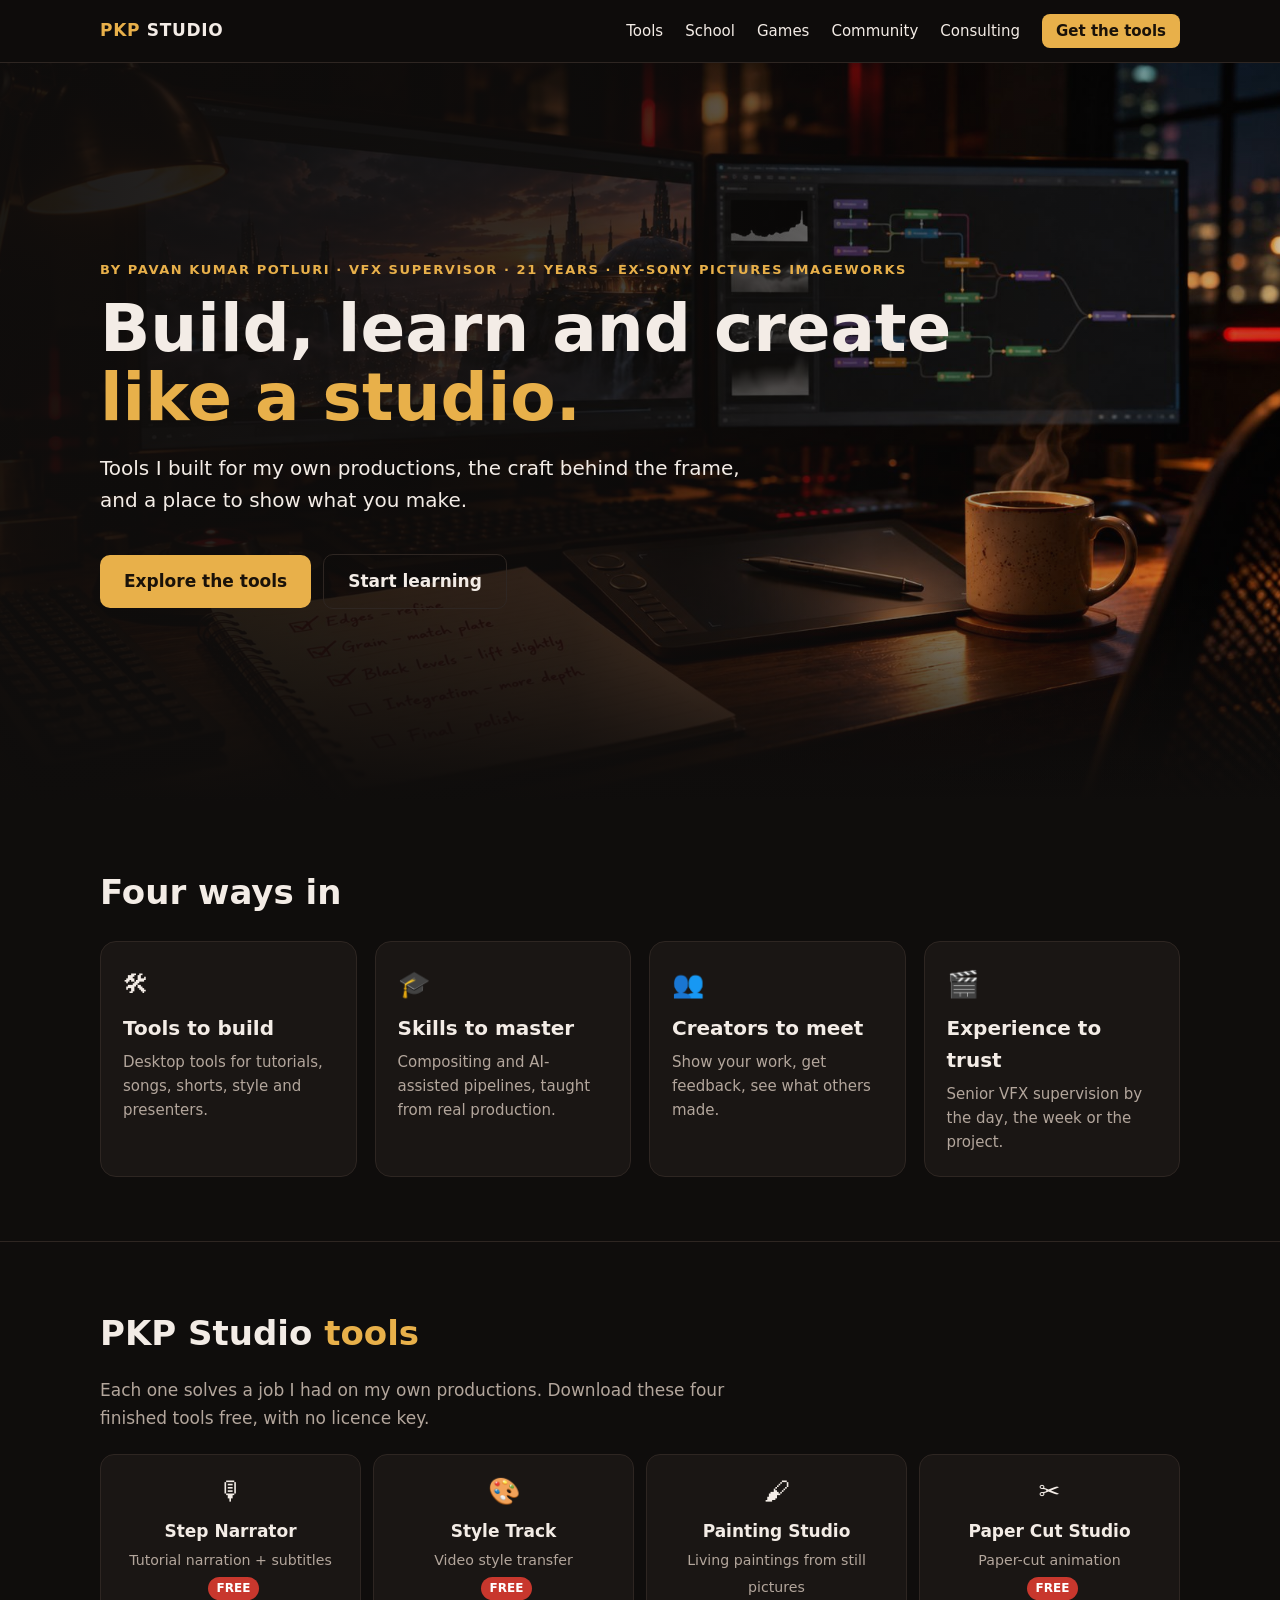
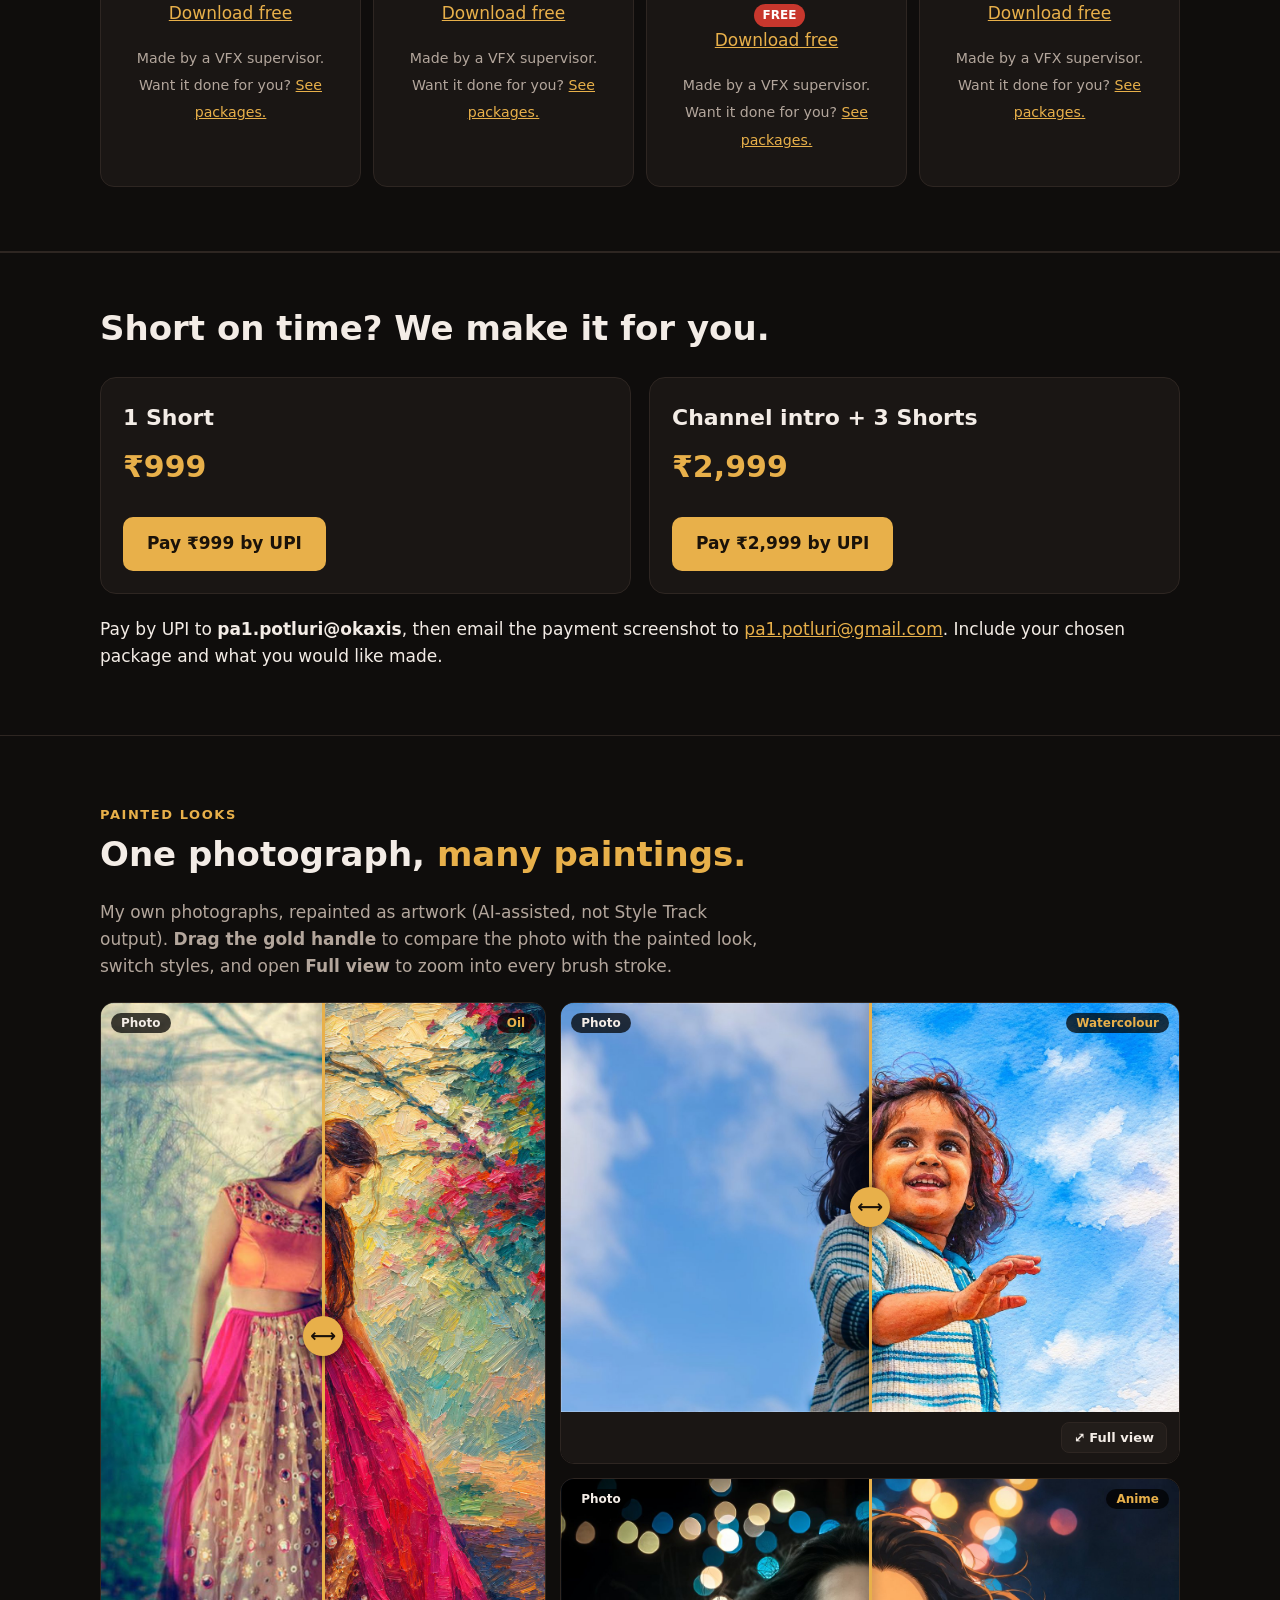
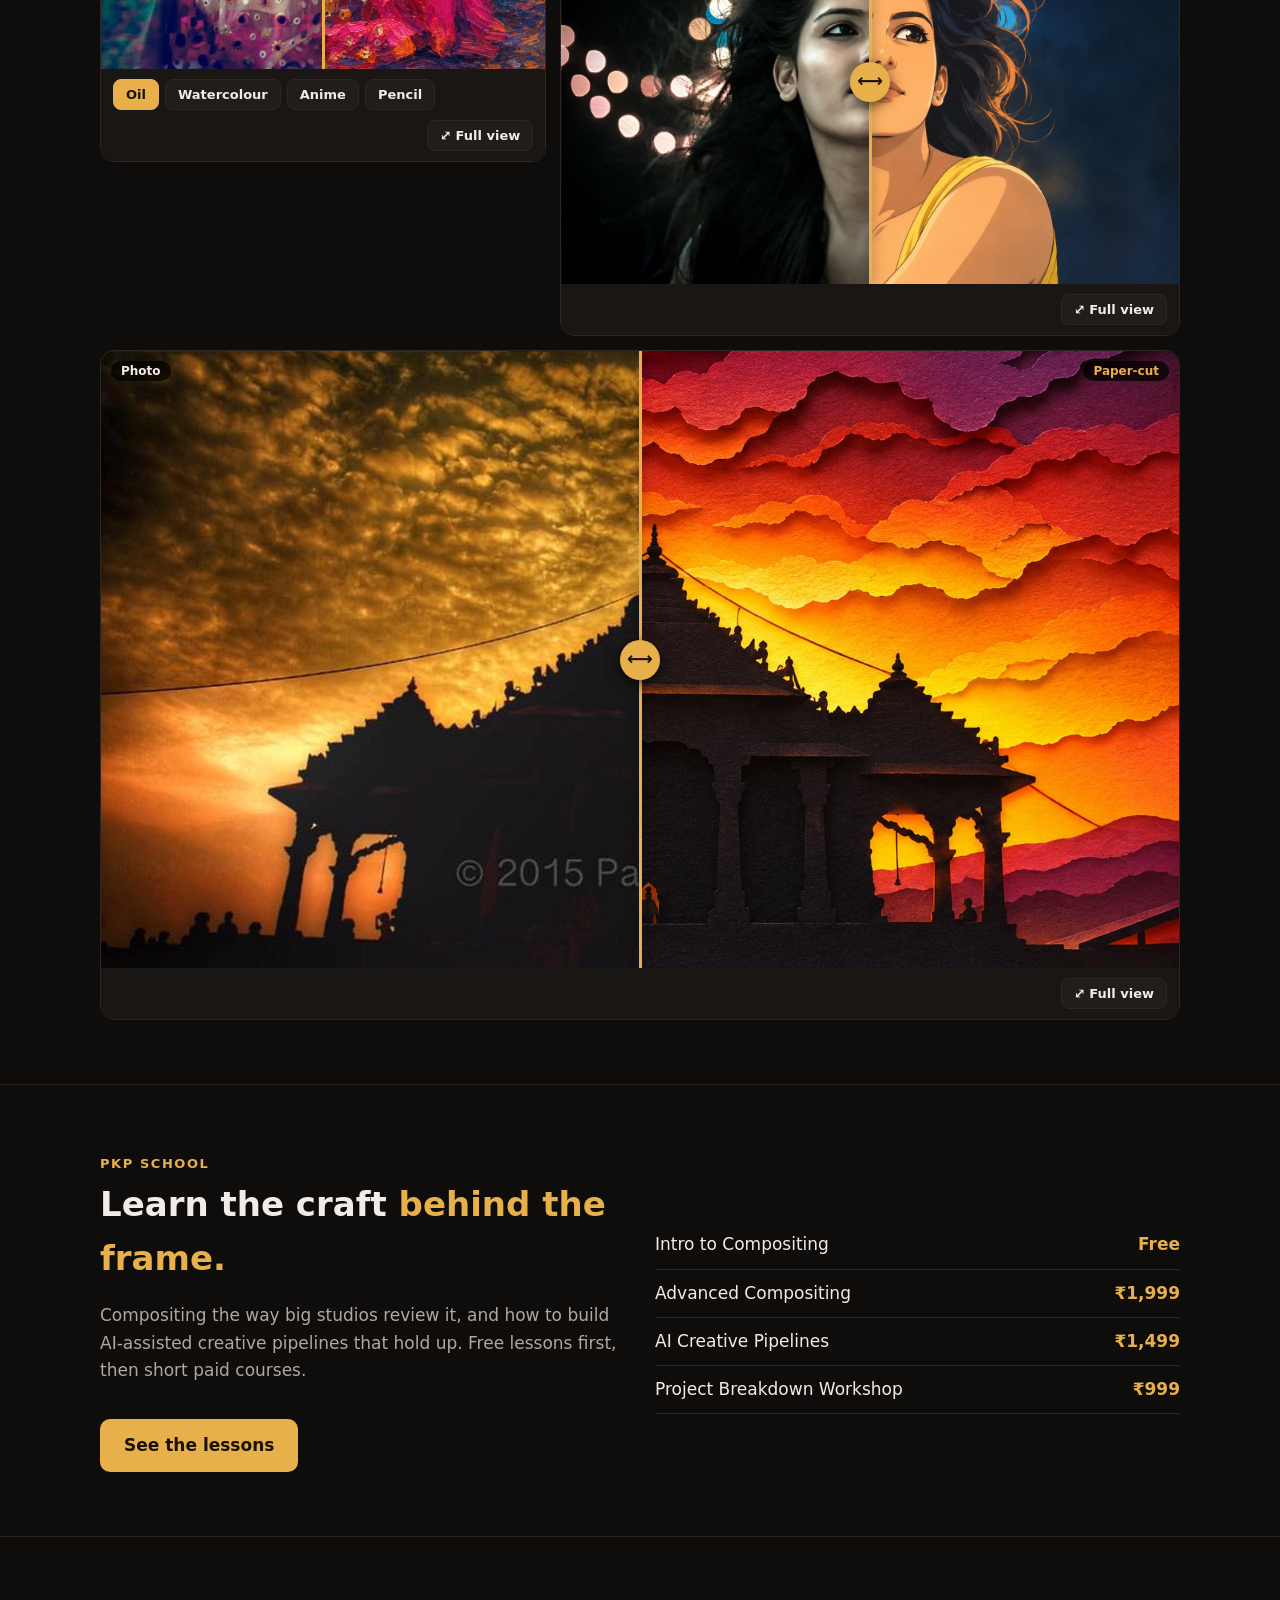
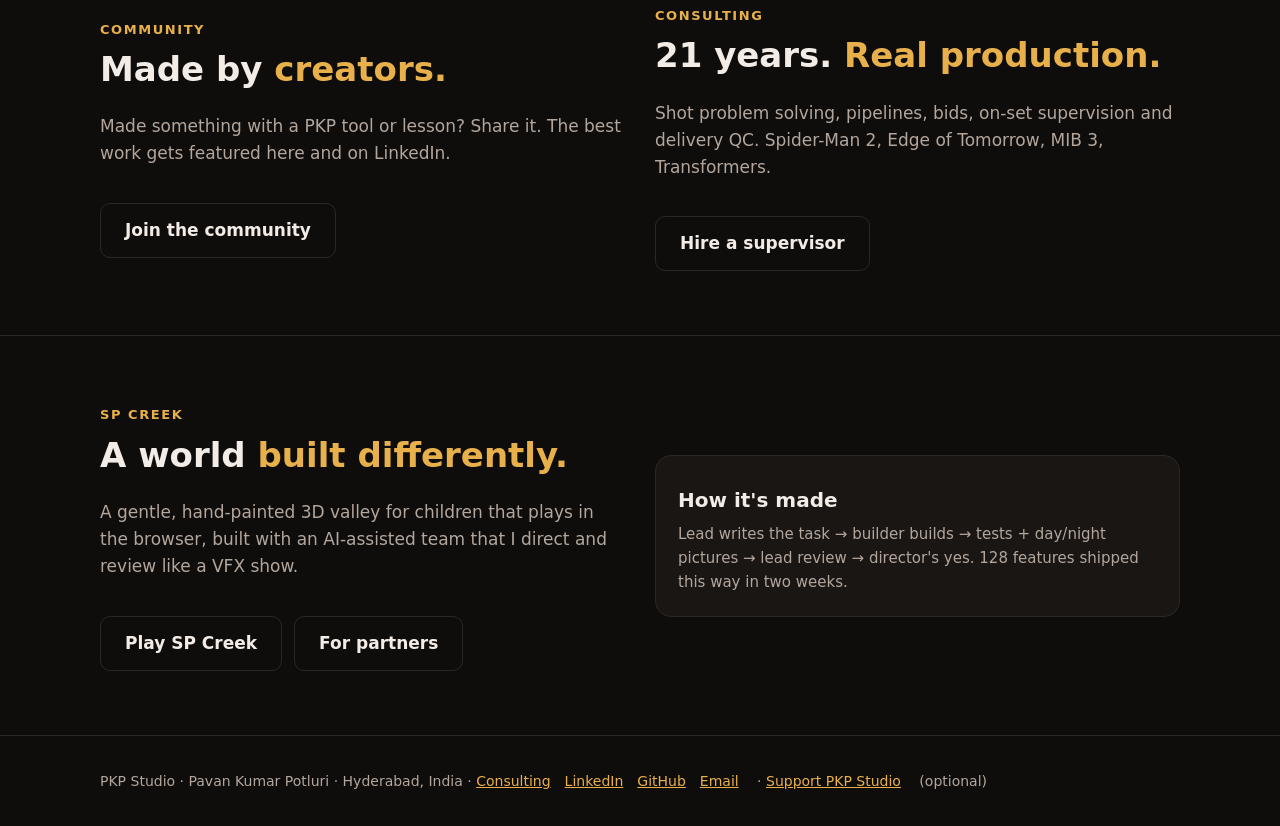
<file: index.html>
<!doctype html>
<html lang="en">
<head>
<meta charset="utf-8">
<meta name="viewport" content="width=device-width, initial-scale=1">
<title>PKP Studio | Tools, School and VFX Consulting by Pavan Kumar Potluri</title>
<meta name="description" content="Production tools, practical VFX and AI-pipeline lessons, a creator community and senior VFX consulting from a 21-year VFX Supervisor (ex-Sony Pictures Imageworks).">
<meta property="og:title" content="PKP Studio: build, learn, create">
<meta property="og:image" content="https://pa1potluri.github.io/img/hero.jpg">
<meta property="og:url" content="https://pa1potluri.github.io/">
<meta property="og:type" content="website">
<meta property="og:description" content="VFX consulting, creator tools, PKP School courses and photography by Pavan Kumar Potluri, 21 years in film VFX.">
<link rel="stylesheet" href="site.css?v=2">
<link rel="stylesheet" href="compare.css?v=2">
<link rel="stylesheet" href="packages.css">
</head>
<body>
<nav><div class="wrap"><a class="brand" href="./"><span>PKP</span> STUDIO</a>
<div class="links"><a href="tools/">Tools</a><a href="school/">School</a><a href="games/">Games</a><a href="community/">Community</a><a href="consulting/">Consulting</a><a class="cta" href="tools/">Get the tools</a></div></div></nav>

<header class="hero"><div class="wrap">
  <span class="tag">by Pavan Kumar Potluri · VFX Supervisor · 21 years · Ex-Sony Pictures Imageworks</span>
  <h1>Build, learn and create<br><em>like a studio.</em></h1>
  <p class="sub" style="font-size:20px;color:var(--text)">Tools I built for my own productions, the craft behind the frame, and a place to show what you make.</p>
  <a class="btn" href="tools/">Explore the tools</a><a class="btn ghost" href="school/">Start learning</a>
</div></header>

<section><div class="wrap">
  <h2>Four ways in</h2>
  <div class="grid">
    <a class="card" href="tools/"><div class="icon">🛠</div><h3>Tools to build</h3><p>Desktop tools for tutorials, songs, shorts, style and presenters.</p></a>
    <a class="card" href="school/"><div class="icon">🎓</div><h3>Skills to master</h3><p>Compositing and AI-assisted pipelines, taught from real production.</p></a>
    <a class="card" href="community/"><div class="icon">👥</div><h3>Creators to meet</h3><p>Show your work, get feedback, see what others made.</p></a>
    <a class="card" href="consulting/"><div class="icon">🎬</div><h3>Experience to trust</h3><p>Senior VFX supervision by the day, the week or the project.</p></a>
  </div>
</div></section>

<section><div class="wrap">
  <h2>PKP Studio <em>tools</em></h2>
  <p class="sub">Each one solves a job I had on my own productions. Download these four finished tools free, with no licence key.</p>
  <div class="tiles">
    <div class="tile"><div class="icon">🎙</div><b>Step Narrator</b><small>Tutorial narration + subtitles</small><br><span class="pill free">FREE</span><br><a href="tools/#step-narrator">Download free</a><p><small>Made by a VFX supervisor. Want it done for you? <a href="#packages">See packages.</a></small></p></div>
    <div class="tile"><div class="icon">🎨</div><b>Style Track</b><small>Video style transfer</small><br><span class="pill free">FREE</span><br><a href="tools/#style-track">Download free</a><p><small>Made by a VFX supervisor. Want it done for you? <a href="#packages">See packages.</a></small></p></div>
    <div class="tile"><div class="icon">🖌</div><b>Painting Studio</b><small>Living paintings from still pictures</small><br><span class="pill free">FREE</span><br><a href="tools/#painting-studio">Download free</a><p><small>Made by a VFX supervisor. Want it done for you? <a href="#packages">See packages.</a></small></p></div>
    <div class="tile"><div class="icon">✂️</div><b>Paper Cut Studio</b><small>Paper-cut animation</small><br><span class="pill free">FREE</span><br><a href="tools/#paper-cut-studio">Download free</a><p><small>Made by a VFX supervisor. Want it done for you? <a href="#packages">See packages.</a></small></p></div>
  </div>
</div></section>

<section id="packages" class="packages"><div class="wrap">
  <h2>Short on time? We make it for you.</h2>
  <div class="package-grid">
    <div class="package-card"><h3>1 Short</h3><p class="package-price">₹999</p><a class="btn" href="upi://pay?pa=pa1.potluri@okaxis&amp;pn=Pavan%20Potluri&amp;cu=INR&amp;am=999&amp;tn=1%20Short">Pay ₹999 by UPI</a></div>
    <div class="package-card"><h3>Channel intro + 3 Shorts</h3><p class="package-price">₹2,999</p><a class="btn" href="upi://pay?pa=pa1.potluri@okaxis&amp;pn=Pavan%20Potluri&amp;cu=INR&amp;am=2999&amp;tn=Channel%20intro%20%2B%203%20Shorts">Pay ₹2,999 by UPI</a></div>
  </div>
  <p>Pay by UPI to <b>pa1.potluri@okaxis</b>, then email the payment screenshot to <a href="mailto:pa1.potluri@gmail.com?subject=PKP%20Studio%20video%20package">pa1.potluri@gmail.com</a>. Include your chosen package and what you would like made.</p>
</div></section>

<section id="made"><div class="wrap">
  <span class="tag">Painted looks</span>
  <h2>One photograph, <em>many paintings.</em></h2>
  <p class="sub">My own photographs, repainted as artwork (AI-assisted, not Style Track output). <b>Drag the gold handle</b> to compare the photo with the painted look, switch styles, and open <b>Full view</b> to zoom into every brush stroke.</p>
  <div class="cmp-grid">
    <figure class="compare cmp-tall" data-before="img/pairs/p32_photo.jpg"
      data-after='{"Oil":"img/pairs/p32_oil.jpg","Watercolour":"img/pairs/p32_watercolor.jpg","Anime":"img/pairs/p32_anime.jpg","Pencil":"img/pairs/p32_sketch.jpg"}'
      data-caption="Garden portrait · photograph by Pavan Kumar Potluri"></figure>
    <div class="cmp-col">
      <figure class="compare" data-before="img/pairs/p21_photo.jpg" data-after='{"Watercolour":"img/pairs/p21_watercolor.jpg"}' data-caption="Blue sky · photograph by Pavan Kumar Potluri"></figure>
      <figure class="compare" data-before="img/pairs/p4_photo.jpg" data-after='{"Anime":"img/pairs/p4_anime.jpg"}' data-caption="City lights · photograph by Pavan Kumar Potluri"></figure>
    </div>
  </div>
  <figure class="compare" style="margin-top:14px" data-before="img/pairs/p31_photo.jpg" data-after='{"Paper-cut":"img/pairs/p31_papercut.jpg"}' data-caption="Temple at sunset · photograph by Pavan Kumar Potluri"></figure>
</div></section>

<section><div class="wrap split">
  <div>
    <span class="tag">PKP School</span>
    <h2>Learn the craft <em>behind the frame.</em></h2>
    <p class="sub">Compositing the way big studios review it, and how to build AI-assisted creative pipelines that hold up. Free lessons first, then short paid courses.</p>
    <a class="btn" href="school/">See the lessons</a>
  </div>
  <ul class="list">
    <li>Intro to Compositing <b class="price">Free</b></li>
    <li>Advanced Compositing <b class="price">₹1,999</b></li>
    <li>AI Creative Pipelines <b class="price">₹1,499</b></li>
    <li>Project Breakdown Workshop <b class="price">₹999</b></li>
  </ul>
</div></section>

<section><div class="wrap split">
  <div>
    <span class="tag">Community</span>
    <h2>Made by <em>creators.</em></h2>
    <p class="sub">Made something with a PKP tool or lesson? Share it. The best work gets featured here and on LinkedIn.</p>
    <a class="btn ghost" href="community/">Join the community</a>
  </div>
  <div>
    <span class="tag">Consulting</span>
    <h2>21 years. <em>Real production.</em></h2>
    <p class="sub">Shot problem solving, pipelines, bids, on-set supervision and delivery QC. Spider-Man 2, Edge of Tomorrow, MIB 3, Transformers.</p>
    <a class="btn ghost" href="consulting/">Hire a supervisor</a>
  </div>
</div></section>

<section><div class="wrap split">
  <div>
    <span class="tag">SP Creek</span>
    <h2>A world <em>built differently.</em></h2>
    <p class="sub">A gentle, hand-painted 3D valley for children that plays in the browser, built with an AI-assisted team that I direct and review like a VFX show.</p>
    <a class="btn ghost" href="https://pa1potluri.github.io/SP-Creek/" target="_blank" rel="noopener">Play SP Creek</a><a class="btn ghost" href="games/">For partners</a>
  </div>
  <div class="card"><h3>How it's made</h3><p>Lead writes the task → builder builds → tests + day/night pictures → lead review → director's yes. 128 features shipped this way in two weeks.</p></div>
</div></section>

<footer><div class="wrap">PKP Studio · Pavan Kumar Potluri · Hyderabad, India ·
<a href="consulting/">Consulting</a><a href="https://www.linkedin.com/in/pavanpotluri" target="_blank" rel="noopener">LinkedIn</a><a href="https://github.com/pa1potluri" target="_blank" rel="noopener">GitHub</a><a href="mailto:pa1.potluri@gmail.com">Email</a> · <a href="upi://pay?pa=pa1.potluri@okaxis&amp;pn=Pavan%20Potluri&amp;cu=INR&amp;tn=Support%20PKP%20Studio">Support PKP Studio</a> (optional)</div></footer>
<script src="compare.js?v=2"></script>
</body>
</html>
</file>
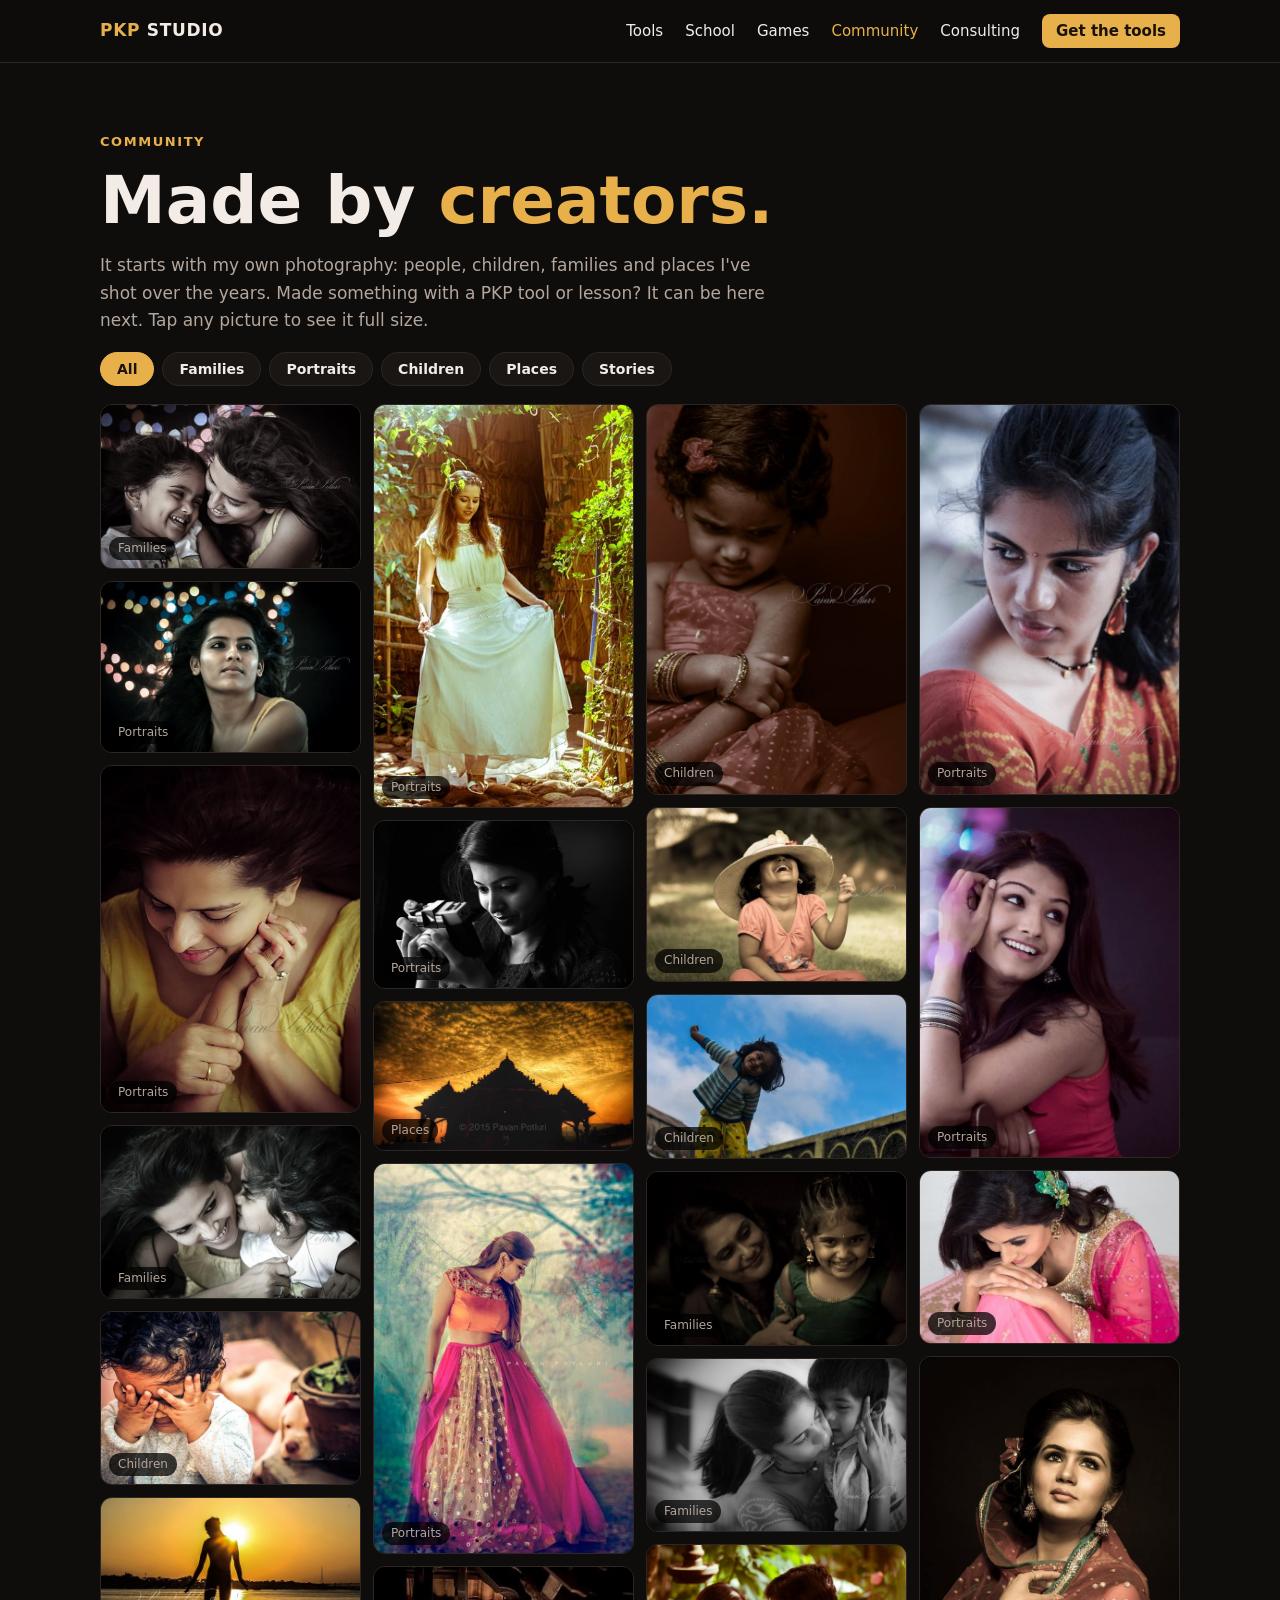
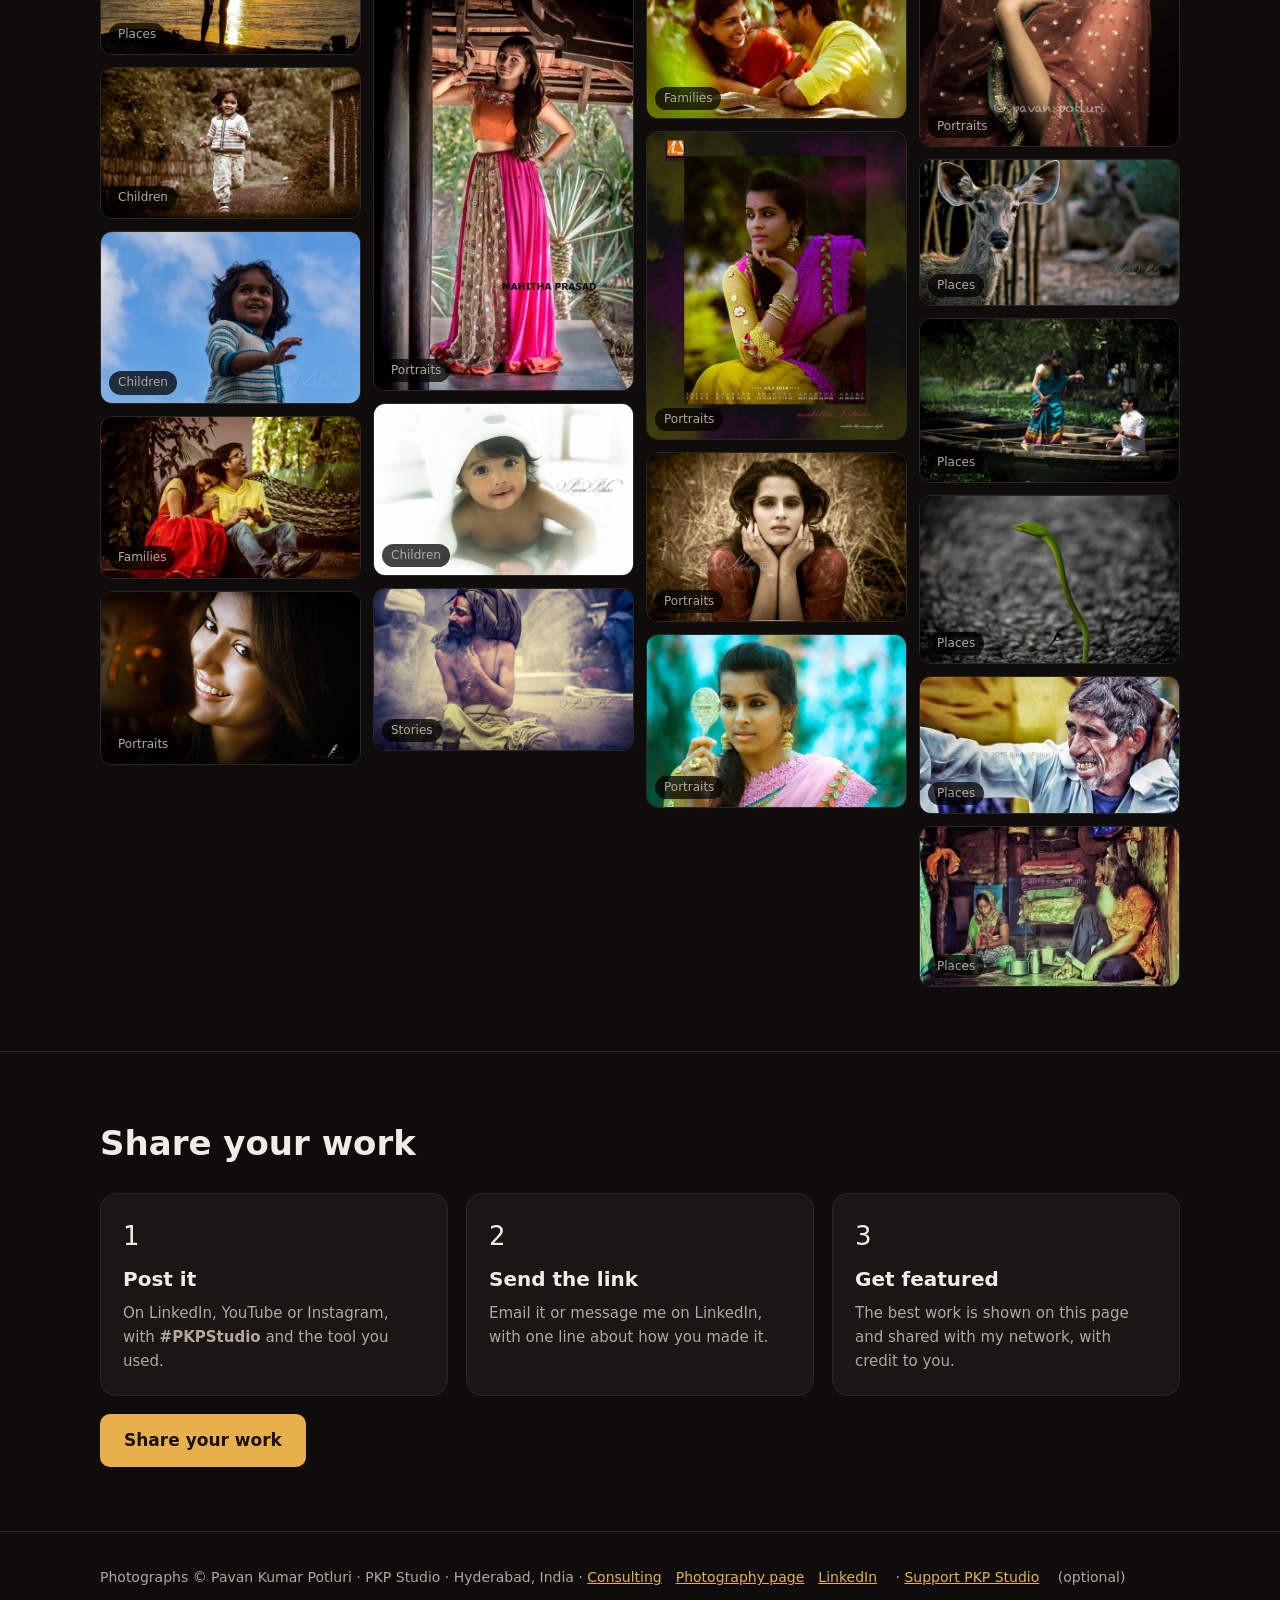
<file: community/index.html>
<!doctype html><html lang="en"><head><meta charset="utf-8"><meta name="viewport" content="width=device-width, initial-scale=1">
<title>PKP Studio Community | Made by creators</title>
<meta property="og:title" content="Photography by Pavan Kumar Potluri">
<meta property="og:description" content="Portraits, children, families and places, plus work by creators using PKP Studio.">
<meta property="og:image" content="https://pa1potluri.github.io/img/community/g122.jpg">
<meta property="og:url" content="https://pa1potluri.github.io/community/">
<meta property="og:type" content="website">
<meta name="twitter:card" content="summary_large_image">
<meta name="description" content="Photography by Pavan Kumar Potluri, and work by creators using PKP Studio tools and lessons.">
<link rel="stylesheet" href="../site.css?v=2">
<style>
.chips{display:flex;flex-wrap:wrap;gap:8px;margin:18px 0}
.chips button{font:700 14px system-ui,sans-serif;padding:8px 16px;border-radius:99px;border:1px solid var(--line);background:var(--card);color:var(--text);cursor:pointer}
.chips button.on{background:var(--gold);color:#1a1209;border-color:var(--gold)}
.masonry{columns:4 260px;column-gap:12px}
.masonry a{display:block;margin:0 0 12px;break-inside:avoid;border-radius:12px;overflow:hidden;border:1px solid var(--line);position:relative}
.masonry img{width:100%;display:block;transition:transform .4s}.masonry a:hover img{transform:scale(1.04)}
.masonry a span{position:absolute;left:8px;bottom:8px;padding:2px 9px;border-radius:99px;background:#000b;color:var(--muted);font-size:12px}
.lb{position:fixed;inset:0;z-index:50;background:#0a0908f2;display:none;align-items:center;justify-content:center}
.lb.on{display:flex}.lb img{max-width:calc(100vw - 120px);max-height:calc(100vh - 80px);border-radius:8px;box-shadow:0 10px 40px #000}
.lb button{position:absolute;border:0;background:#221d1a;color:var(--text);width:46px;height:46px;border-radius:50%;font-size:20px;cursor:pointer}
.lb .x{top:12px;right:14px}.lb .p{left:14px;top:50%}.lb .n{right:14px;top:50%}
.lb .c{position:absolute;bottom:12px;color:var(--muted);font-size:14px}
@media(max-width:600px){.lb img{max-width:calc(100vw - 20px)}.lb .p,.lb .n{top:auto;bottom:40px}}
</style></head><body>
<nav><div class="wrap"><a class="brand" href="../"><span>PKP</span> STUDIO</a>
<div class="links"><a href="../tools/">Tools</a><a href="../school/">School</a><a href="../games/">Games</a><a href="../community/" class="on">Community</a><a href="../consulting/">Consulting</a><a class="cta" href="../tools/">Get the tools</a></div></div></nav>

<section><div class="wrap">
  <span class="tag">Community</span>
  <h1>Made by <em>creators.</em></h1>
  <p class="sub">It starts with my own photography: people, children, families and places I've shot over the years. Made something with a PKP tool or lesson? It can be here next. Tap any picture to see it full size.</p>
  <div class="chips" id="chips"></div>
  <div class="masonry" id="grid"></div>
</div></section>

<section><div class="wrap">
  <h2>Share your work</h2>
  <div class="grid">
    <div class="card"><div class="icon">1</div><h3>Post it</h3><p>On LinkedIn, YouTube or Instagram, with <b>#PKPStudio</b> and the tool you used.</p></div>
    <div class="card"><div class="icon">2</div><h3>Send the link</h3><p>Email it or message me on LinkedIn, with one line about how you made it.</p></div>
    <div class="card"><div class="icon">3</div><h3>Get featured</h3><p>The best work is shown on this page and shared with my network, with credit to you.</p></div>
  </div>
  <a class="btn" href="mailto:pa1.potluri@gmail.com?subject=PKP%20Community%20-%20my%20work">Share your work</a>
</div></section>
<footer><div class="wrap">Photographs © Pavan Kumar Potluri · PKP Studio · Hyderabad, India · <a href="../consulting/">Consulting</a><a href="https://www.facebook.com/pavanpotluriphotography/" target="_blank" rel="noopener">Photography page</a><a href="https://www.linkedin.com/in/pavanpotluri" target="_blank" rel="noopener">LinkedIn</a> · <a href="upi://pay?pa=pa1.potluri@okaxis&amp;pn=Pavan%20Potluri&amp;cu=INR&amp;tn=Support%20PKP%20Studio">Support PKP Studio</a> (optional)</div></footer>

<div class="lb" id="lb"><button class="x" aria-label="Close">✕</button><button class="p" aria-label="Previous">‹</button><img alt=""><button class="n" aria-label="Next">›</button><div class="c"></div></div>
<script>
(async () => {
  const list = await (await fetch('../img/community/list.json')).json();
  const cats = ['All', ...new Set(list.map(x => x.cat))];
  let shown = list, at = 0;
  const grid = document.getElementById('grid'), chips = document.getElementById('chips'), lb = document.getElementById('lb'), big = lb.querySelector('img');
  chips.innerHTML = cats.map((c, i) => `<button class="${i ? '' : 'on'}" data-c="${c}">${c}</button>`).join('');
  const draw = () => {
    grid.innerHTML = shown.map((x, i) => `<a href="../img/community/g${x.id}.jpg" data-i="${i}"><img loading="lazy" src="../img/community/g${x.id}_t.jpg" alt="${x.cat} photograph by Pavan Kumar Potluri"><span>${x.cat}</span></a>`).join('');
    grid.querySelectorAll('a').forEach(a => a.onclick = e => { e.preventDefault(); open(+a.dataset.i); });
  };
  chips.querySelectorAll('button').forEach(b => b.onclick = () => {
    chips.querySelectorAll('button').forEach(x => x.classList.toggle('on', x === b));
    shown = b.dataset.c === 'All' ? list : list.filter(x => x.cat === b.dataset.c); draw();
  });
  const open = i => { at = (i + shown.length) % shown.length; big.src = `../img/community/g${shown[at].id}.jpg`; lb.querySelector('.c').textContent = `${shown[at].cat} · ${at + 1} / ${shown.length} · © Pavan Kumar Potluri`; lb.classList.add('on'); document.body.style.overflow = 'hidden'; };
  const close = () => { lb.classList.remove('on'); document.body.style.overflow = ''; };
  lb.querySelector('.x').onclick = close; lb.querySelector('.p').onclick = () => open(at - 1); lb.querySelector('.n').onclick = () => open(at + 1);
  lb.onclick = e => { if (e.target === lb) close(); };
  document.addEventListener('keydown', e => { if (!lb.classList.contains('on')) return; if (e.key === 'Escape') close(); if (e.key === 'ArrowLeft') open(at - 1); if (e.key === 'ArrowRight') open(at + 1); });
  let sx = null; lb.addEventListener('touchstart', e => sx = e.touches[0].clientX); lb.addEventListener('touchend', e => { if (sx === null) return; const d = e.changedTouches[0].clientX - sx; if (Math.abs(d) > 50) open(at + (d < 0 ? 1 : -1)); sx = null; });
  draw();
})();
</script>
</body></html>
</file>
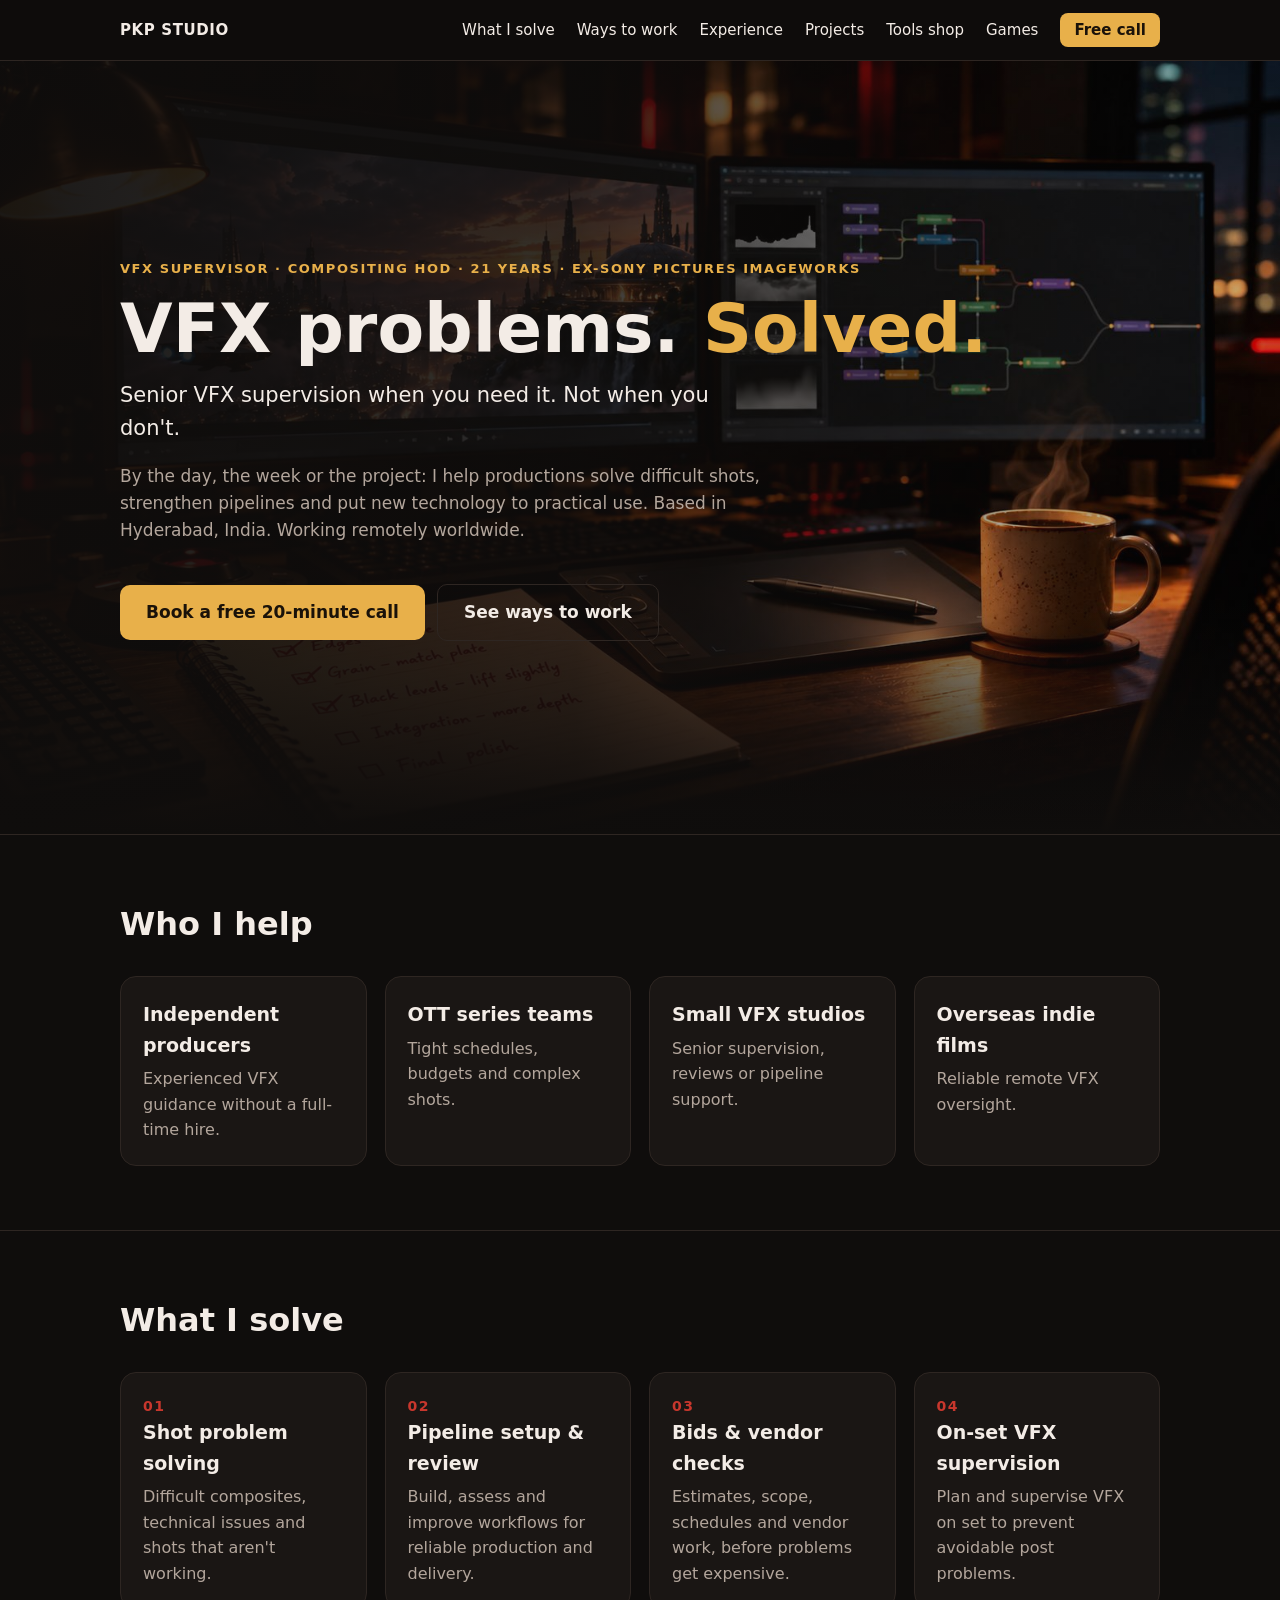
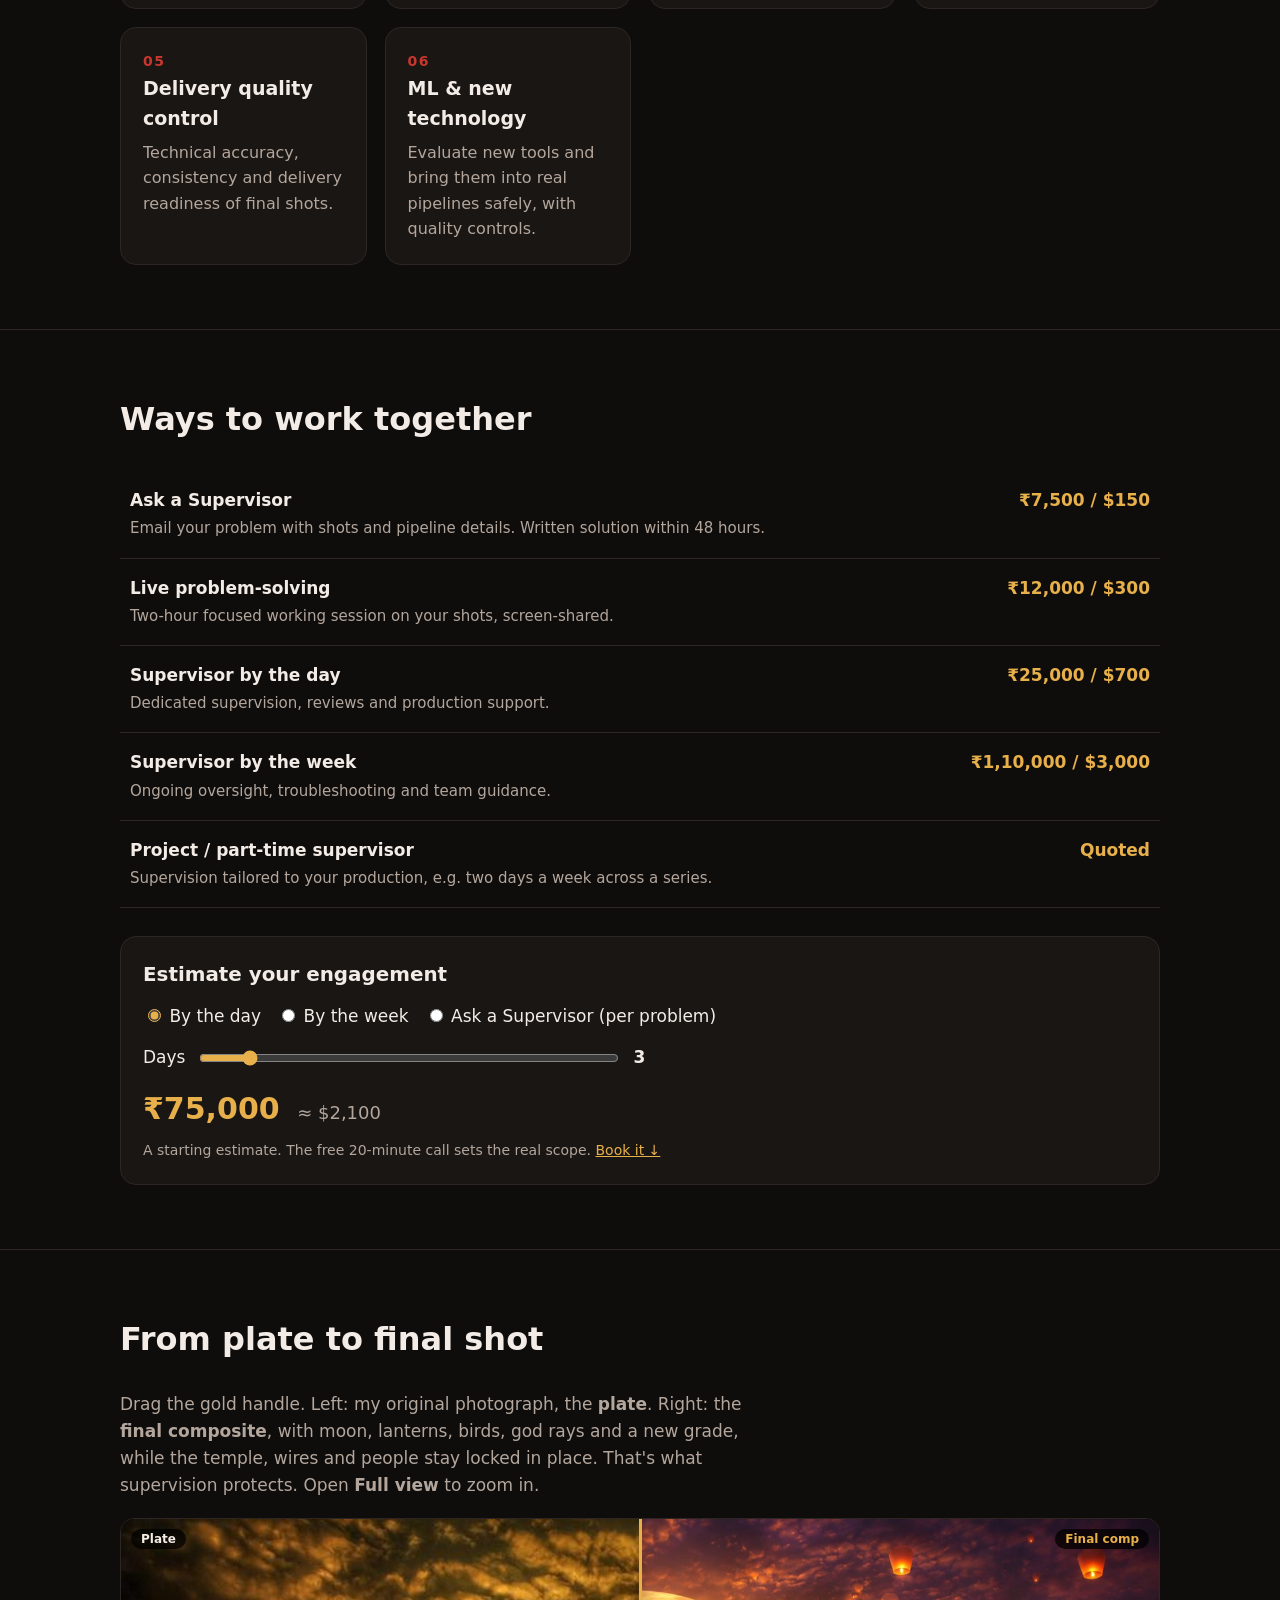
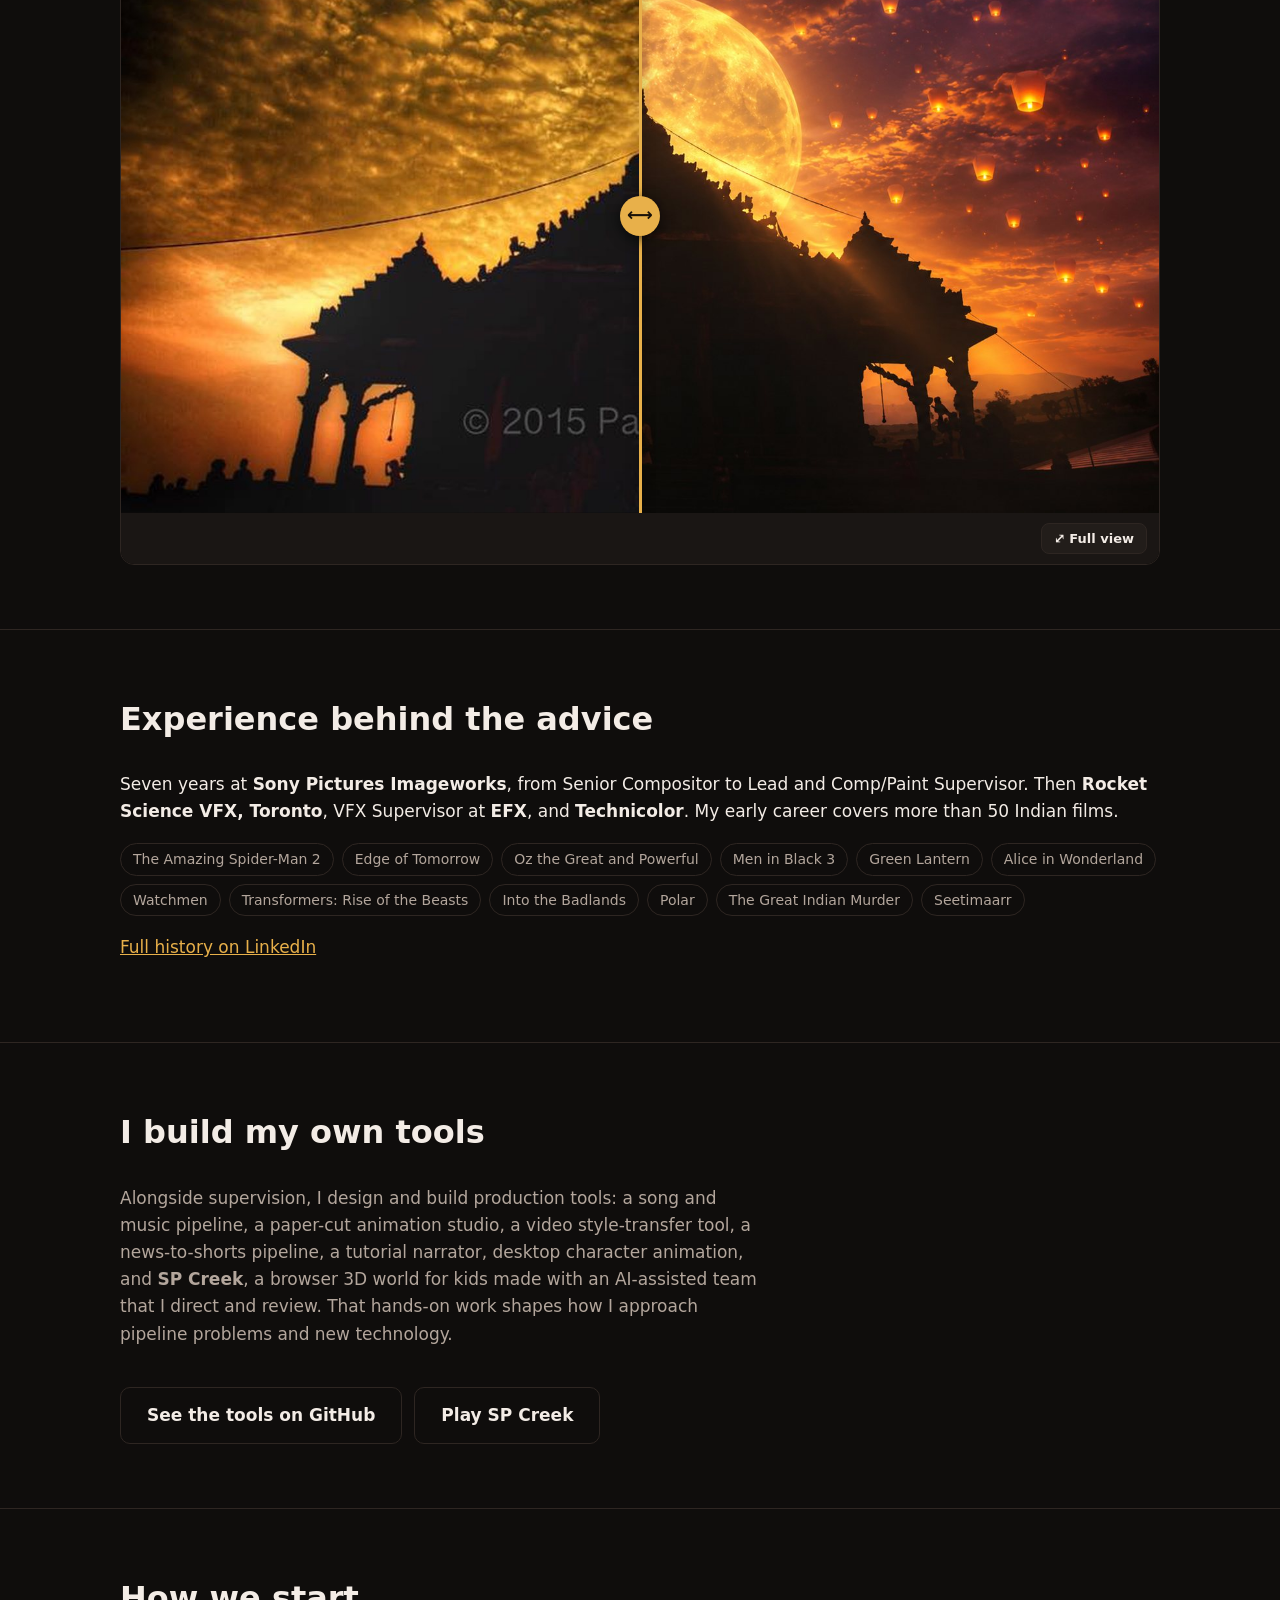
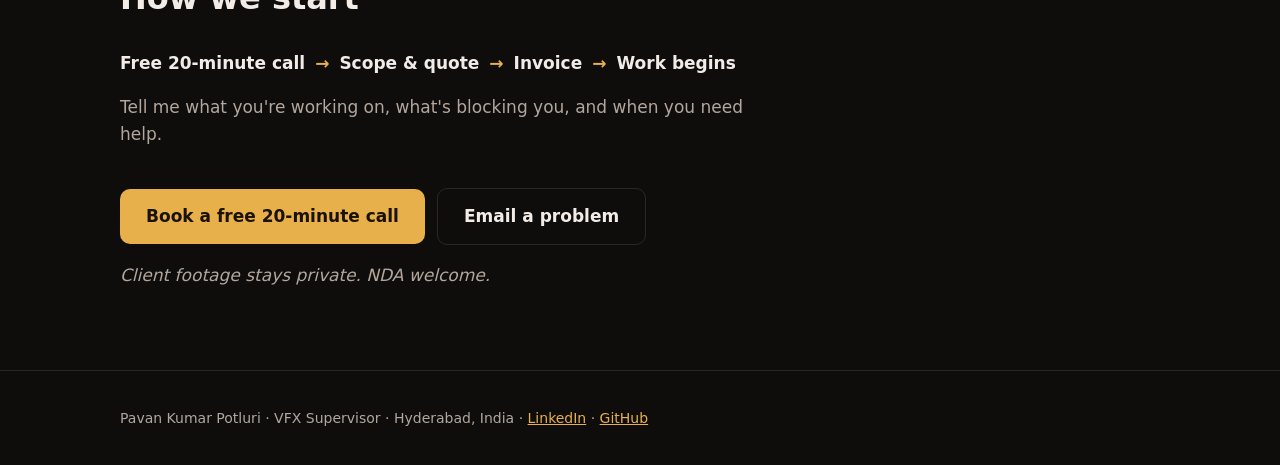
<file: consulting/index.html>
<!doctype html>
<html lang="en">
<head>
<meta charset="utf-8">
<meta name="viewport" content="width=device-width, initial-scale=1">
<title>Pavan Kumar Potluri | VFX Supervisor for Hire</title>
<meta name="description" content="Senior VFX supervision by the day, the week or the project. 21 years, 7 at Sony Pictures Imageworks. Shot problem solving, pipelines, bids, on-set supervision, delivery QC.">
<meta property="og:title" content="VFX Problems. Solved. | Pavan Kumar Potluri">
<meta property="og:description" content="Senior VFX supervision when you need it. By the day, the week or the project.">
<meta property="og:image" content="../img/hero.jpg">
<style>
:root{--bg:#0f0d0c;--card:#1a1614;--line:#2e2622;--text:#f3ece6;--muted:#b3a69c;--gold:#e8b04a;--red:#c8372d}
*{box-sizing:border-box}html{scroll-behavior:smooth}body{margin:0;background:var(--bg);color:var(--text);font:17px/1.6 system-ui,Segoe UI,Roboto,sans-serif}
a{color:var(--gold)}.wrap{max-width:1080px;margin:0 auto;padding:0 20px}
nav{position:sticky;top:0;z-index:5;background:#0f0d0ce6;backdrop-filter:blur(6px);border-bottom:1px solid var(--line)}
nav .wrap{display:flex;justify-content:space-between;align-items:center;height:60px}nav b{letter-spacing:.04em}
nav a{color:var(--text);text-decoration:none;margin-left:22px;font-size:15px}nav a.cta{color:#1a1209;background:var(--gold);padding:8px 14px;border-radius:8px;font-weight:800}
@media(max-width:700px){nav .links a:not(.cta){display:none}}
header{min-height:86vh;display:flex;align-items:center;padding:80px 0;border-bottom:1px solid var(--line);background:linear-gradient(90deg,#0f0d0cf2 0,#0f0d0cd6 45%,#0f0d0c55 80%,#0f0d0c33 100%),linear-gradient(0deg,#0f0d0c 0,transparent 30%),url(../img/hero.jpg) center/cover no-repeat}
header .wrap{width:100%}
@media(max-width:700px){header{background:linear-gradient(0deg,#0f0d0cf5 0,#0f0d0cd0 60%,#0f0d0c80 100%),url(../img/hero.jpg) 70% center/cover}}
.tag{color:var(--gold);font-weight:700;letter-spacing:.12em;font-size:13px;text-transform:uppercase}
h1{font-size:clamp(40px,6vw,68px);line-height:1.05;margin:12px 0 14px}h1 em{color:var(--gold);font-style:normal}
.lead{font-size:21px;color:var(--text);max-width:640px;margin:0 0 8px}.sub{color:var(--muted);max-width:640px}
.btn{display:inline-block;background:var(--gold);color:#1a1209;font-weight:800;padding:14px 26px;border-radius:10px;text-decoration:none;margin:22px 12px 0 0}
.btn.ghost{background:none;color:var(--text);border:1px solid var(--line)}
section{padding:64px 0;border-bottom:1px solid var(--line)}h2{font-size:32px;margin:0 0 26px}
.grid{display:grid;grid-template-columns:repeat(auto-fit,minmax(240px,1fr));gap:18px}
.card{background:var(--card);border:1px solid var(--line);border-radius:16px;padding:22px}.card h3{margin:0 0 6px;font-size:19px}.card p{margin:0;color:var(--muted);font-size:16px}
.num{color:var(--red);font-weight:800;font-size:14px;letter-spacing:.1em}
table{width:100%;border-collapse:collapse}td{padding:16px 10px;border-bottom:1px solid var(--line);vertical-align:top}td:last-child{text-align:right;white-space:nowrap;color:var(--gold);font-weight:800}
td b{display:block}td span{color:var(--muted);font-size:15px}
.credits{display:flex;flex-wrap:wrap;gap:8px;margin:18px 0}.credits span{border:1px solid var(--line);border-radius:99px;padding:4px 12px;font-size:14px;color:var(--muted)}
.flow{display:flex;flex-wrap:wrap;gap:10px;align-items:center;font-weight:700;margin-bottom:8px}.flow i{color:var(--gold);font-style:normal}
.priv{color:var(--muted);font-style:italic}
footer{padding:36px 0;color:var(--muted);font-size:14px}
nav a.cta{white-space:nowrap}body{overflow-x:hidden}.credits span{white-space:nowrap}
@media(max-width:600px){nav b{font-size:13px}table,tbody,tr,td{display:block;width:100%}td{border:0;padding:4px 0}tr{border-bottom:1px solid var(--line);padding:12px 0}td:last-child{text-align:left}.btn{display:block;text-align:center;margin:14px 0 0}}
.calc{margin-top:28px;background:var(--card);border:1px solid var(--line);border-radius:16px;padding:22px}
.calc h3{margin:0 0 12px}.calc-row{display:flex;flex-wrap:wrap;gap:16px;margin-bottom:14px}.calc-row label{cursor:pointer}
.calc input[type=radio],.calc input[type=range]{accent-color:var(--gold)}
.calc-n{display:flex;align-items:center;gap:12px}.calc-n input{flex:1;max-width:420px}
.calc-out{margin-top:14px;font-size:30px}.calc-out b{color:var(--gold)}.calc-out span{color:var(--muted);font-size:18px;margin-left:8px}
.calc-note{color:var(--muted);font-size:14px;margin:6px 0 0}
</style>
<link rel="stylesheet" href="../compare.css?v=2">
</head>
<body>
<nav><div class="wrap"><a href="../" style="margin:0;font-weight:800;letter-spacing:.04em">PKP STUDIO</a><div class="links"><a href="#solve">What I solve</a><a href="#work">Ways to work</a><a href="#about">Experience</a><a href="../projects/">Projects</a><a href="../tools/">Tools shop</a><a href="../games/">Games</a><a class="cta" href="#start">Free call</a></div></div></nav>

<header><div class="wrap">
  <span class="tag">VFX Supervisor · Compositing HOD · 21 years · Ex-Sony Pictures Imageworks</span>
  <h1>VFX problems. <em>Solved.</em></h1>
  <p class="lead">Senior VFX supervision when you need it. Not when you don't.</p>
  <p class="sub">By the day, the week or the project: I help productions solve difficult shots, strengthen pipelines and put new technology to practical use. Based in Hyderabad, India. Working remotely worldwide.</p>
  <a class="btn" href="#start">Book a free 20-minute call</a><a class="btn ghost" href="#work">See ways to work</a>
</div></header>

<section><div class="wrap">
  <h2>Who I help</h2>
  <div class="grid">
    <div class="card"><h3>Independent producers</h3><p>Experienced VFX guidance without a full-time hire.</p></div>
    <div class="card"><h3>OTT series teams</h3><p>Tight schedules, budgets and complex shots.</p></div>
    <div class="card"><h3>Small VFX studios</h3><p>Senior supervision, reviews or pipeline support.</p></div>
    <div class="card"><h3>Overseas indie films</h3><p>Reliable remote VFX oversight.</p></div>
  </div>
</div></section>

<section id="solve"><div class="wrap">
  <h2>What I solve</h2>
  <div class="grid">
    <div class="card"><div class="num">01</div><h3>Shot problem solving</h3><p>Difficult composites, technical issues and shots that aren't working.</p></div>
    <div class="card"><div class="num">02</div><h3>Pipeline setup & review</h3><p>Build, assess and improve workflows for reliable production and delivery.</p></div>
    <div class="card"><div class="num">03</div><h3>Bids & vendor checks</h3><p>Estimates, scope, schedules and vendor work, before problems get expensive.</p></div>
    <div class="card"><div class="num">04</div><h3>On-set VFX supervision</h3><p>Plan and supervise VFX on set to prevent avoidable post problems.</p></div>
    <div class="card"><div class="num">05</div><h3>Delivery quality control</h3><p>Technical accuracy, consistency and delivery readiness of final shots.</p></div>
    <div class="card"><div class="num">06</div><h3>ML & new technology</h3><p>Evaluate new tools and bring them into real pipelines safely, with quality controls.</p></div>
  </div>
</div></section>

<section id="work"><div class="wrap">
  <h2>Ways to work together</h2>
  <table>
    <tr><td><b>Ask a Supervisor</b><span>Email your problem with shots and pipeline details. Written solution within 48 hours.</span></td><td>₹7,500 / $150</td></tr>
    <tr><td><b>Live problem-solving</b><span>Two-hour focused working session on your shots, screen-shared.</span></td><td>₹12,000 / $300</td></tr>
    <tr><td><b>Supervisor by the day</b><span>Dedicated supervision, reviews and production support.</span></td><td>₹25,000 / $700</td></tr>
    <tr><td><b>Supervisor by the week</b><span>Ongoing oversight, troubleshooting and team guidance.</span></td><td>₹1,10,000 / $3,000</td></tr>
    <tr><td><b>Project / part-time supervisor</b><span>Supervision tailored to your production, e.g. two days a week across a series.</span></td><td>Quoted</td></tr>
  </table>

  <div class="calc">
    <h3>Estimate your engagement</h3>
    <div class="calc-row">
      <label><input type="radio" name="eng" value="day" checked> By the day</label>
      <label><input type="radio" name="eng" value="week"> By the week</label>
      <label><input type="radio" name="eng" value="ask"> Ask a Supervisor (per problem)</label>
    </div>
    <label class="calc-n"><span id="calcLabel">Days</span> <input type="range" id="calcN" min="1" max="20" value="3"> <b id="calcNv">3</b></label>
    <div class="calc-out"><b id="calcInr">₹75,000</b> <span id="calcUsd">≈ $2,100</span></div>
    <p class="calc-note">A starting estimate. The free 20-minute call sets the real scope. <a href="#start">Book it ↓</a></p>
  </div>
</div></section>

<section id="breakdown"><div class="wrap">
  <h2>From plate to final shot</h2>
  <p class="sub">Drag the gold handle. Left: my original photograph, the <b>plate</b>. Right: the <b>final composite</b>, with moon, lanterns, birds, god rays and a new grade, while the temple, wires and people stay locked in place. That's what supervision protects. Open <b>Full view</b> to zoom in.</p>
  <figure class="compare" style="margin-top:18px" data-before-label="Plate" data-before="../img/pairs/vfx_p31_plate.jpg" data-after='{"Final comp":"../img/pairs/vfx_p31_final.jpg"}' data-caption="Temple at sunset · plate: photograph by Pavan Kumar Potluri"></figure>
</div></section>

<section id="about"><div class="wrap">
  <h2>Experience behind the advice</h2>
  <p>Seven years at <b>Sony Pictures Imageworks</b>, from Senior Compositor to Lead and Comp/Paint Supervisor. Then <b>Rocket Science VFX, Toronto</b>, VFX Supervisor at <b>EFX</b>, and <b>Technicolor</b>. My early career covers more than 50 Indian films.</p>
  <div class="credits"><span>The Amazing Spider-Man 2</span><span>Edge of Tomorrow</span><span>Oz the Great and Powerful</span><span>Men in Black 3</span><span>Green Lantern</span><span>Alice in Wonderland</span><span>Watchmen</span><span>Transformers: Rise of the Beasts</span><span>Into the Badlands</span><span>Polar</span><span>The Great Indian Murder</span><span>Seetimaarr</span></div>
  <p class="sub"><a href="https://www.linkedin.com/in/pavanpotluri" target="_blank" rel="noopener">Full history on LinkedIn</a></p>
</div></section>

<section id="tools"><div class="wrap">
  <h2>I build my own tools</h2>
  <p class="sub">Alongside supervision, I design and build production tools: a song and music pipeline, a paper-cut animation studio, a video style-transfer tool, a news-to-shorts pipeline, a tutorial narrator, desktop character animation, and <b>SP Creek</b>, a browser 3D world for kids made with an AI-assisted team that I direct and review. That hands-on work shapes how I approach pipeline problems and new technology.</p>
  <a class="btn ghost" href="https://github.com/pa1potluri" target="_blank" rel="noopener">See the tools on GitHub</a><a class="btn ghost" href="https://pa1potluri.github.io/SP-Creek/" target="_blank" rel="noopener">Play SP Creek</a>
</div></section>

<section id="start"><div class="wrap">
  <h2>How we start</h2>
  <div class="flow">Free 20-minute call <i>→</i> Scope & quote <i>→</i> Invoice <i>→</i> Work begins</div>
  <p class="sub">Tell me what you're working on, what's blocking you, and when you need help.</p>
  <a class="btn" href="https://calendar.app.google/vpUpNvoYnKoCtLXT6" target="_blank" rel="noopener">Book a free 20-minute call</a><a class="btn ghost" href="mailto:pa1.potluri@gmail.com?subject=Ask%20a%20Supervisor">Email a problem</a>
  <p class="priv">Client footage stays private. NDA welcome.</p>
</div></section>

<footer><div class="wrap">Pavan Kumar Potluri · VFX Supervisor · Hyderabad, India · <a href="https://www.linkedin.com/in/pavanpotluri">LinkedIn</a> · <a href="https://github.com/pa1potluri">GitHub</a></div></footer>
<script src="../compare.js?v=2"></script>
<script>
const RATES = {day: [25000, 700, 'Days', 20], week: [110000, 3000, 'Weeks', 12], ask: [7500, 150, 'Problems', 10]};
const fmt = n => '₹' + n.toLocaleString('en-IN');
function calc() {
  const k = document.querySelector('[name=eng]:checked').value, [inr, usd, label, max] = RATES[k], s = document.getElementById('calcN');
  s.max = max; if (+s.value > max) s.value = max;
  const n = +s.value;
  document.getElementById('calcLabel').textContent = label; document.getElementById('calcNv').textContent = n;
  document.getElementById('calcInr').textContent = fmt(inr * n);
  document.getElementById('calcUsd').textContent = '≈ $' + (usd * n).toLocaleString('en-US');
}
document.querySelectorAll('[name=eng]').forEach(r => r.onchange = calc);
document.getElementById('calcN').oninput = calc; calc();
</script>
</body>
</html>
</file>
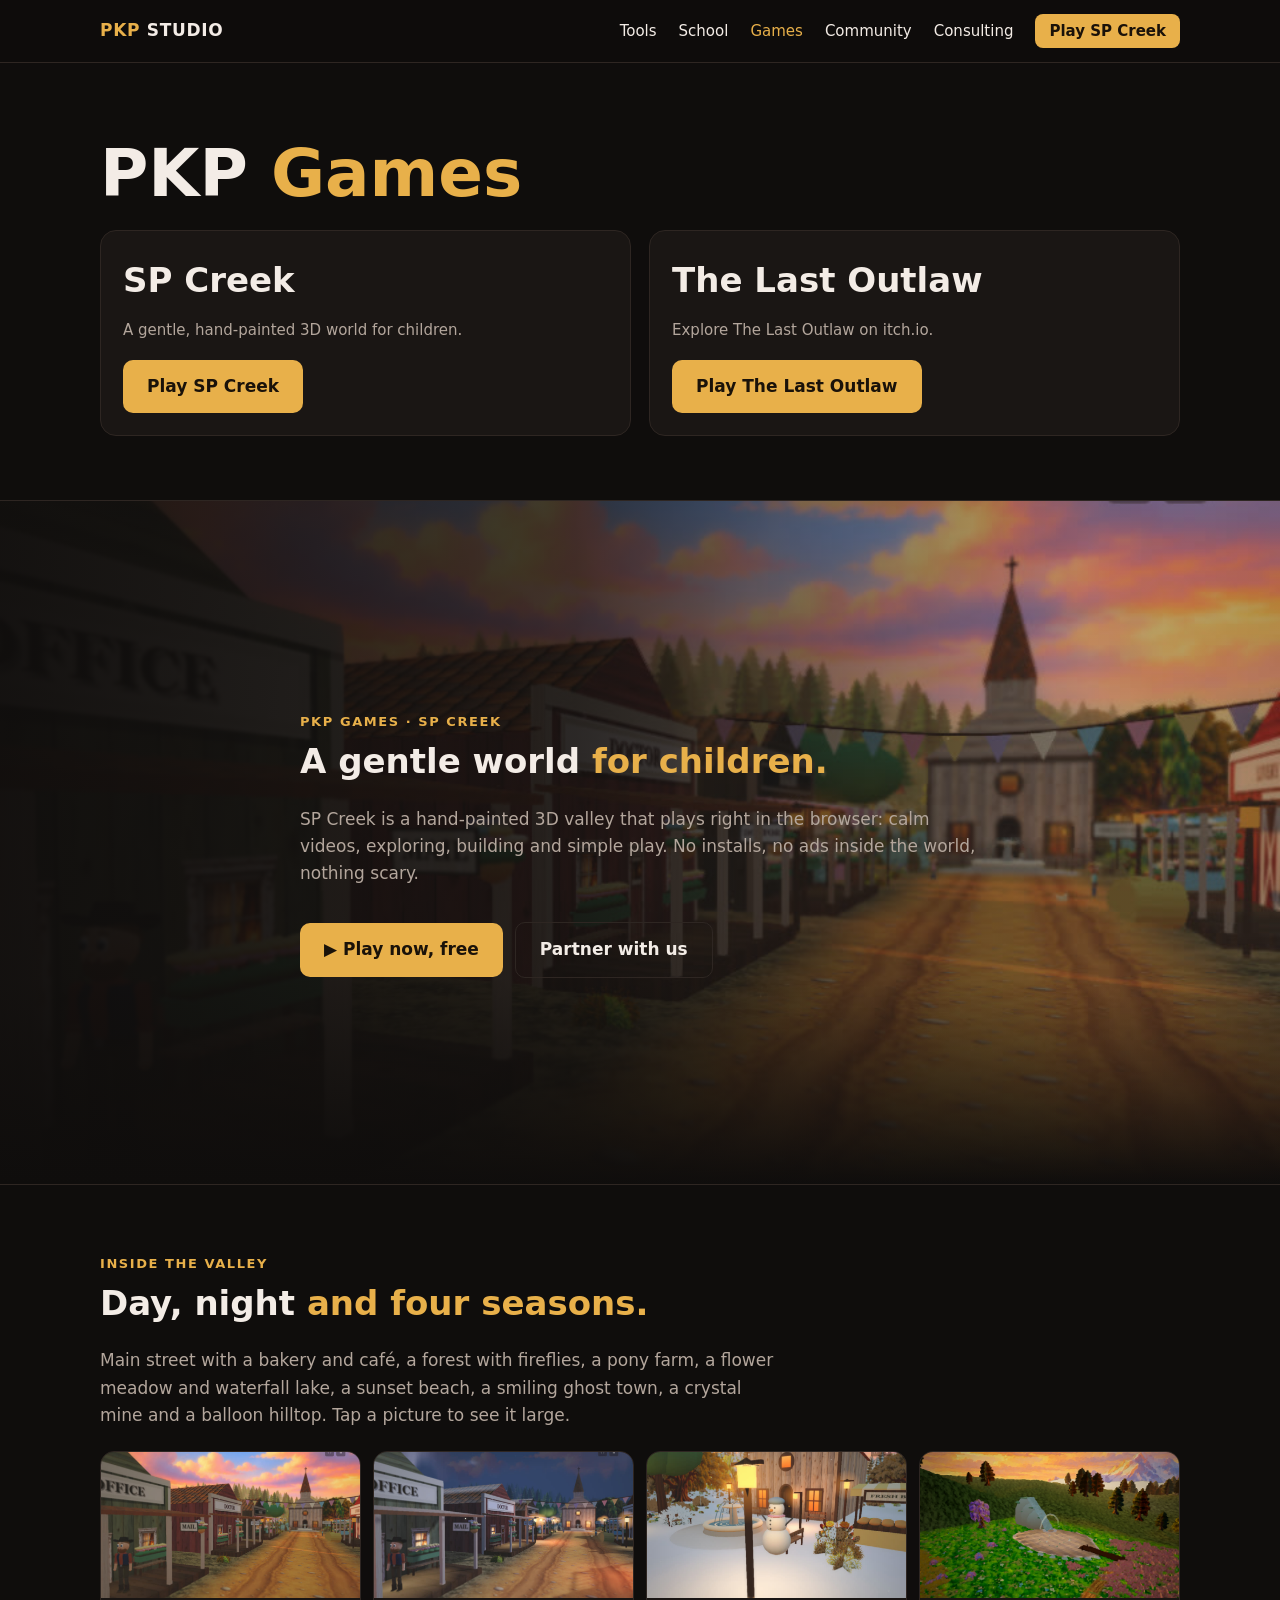
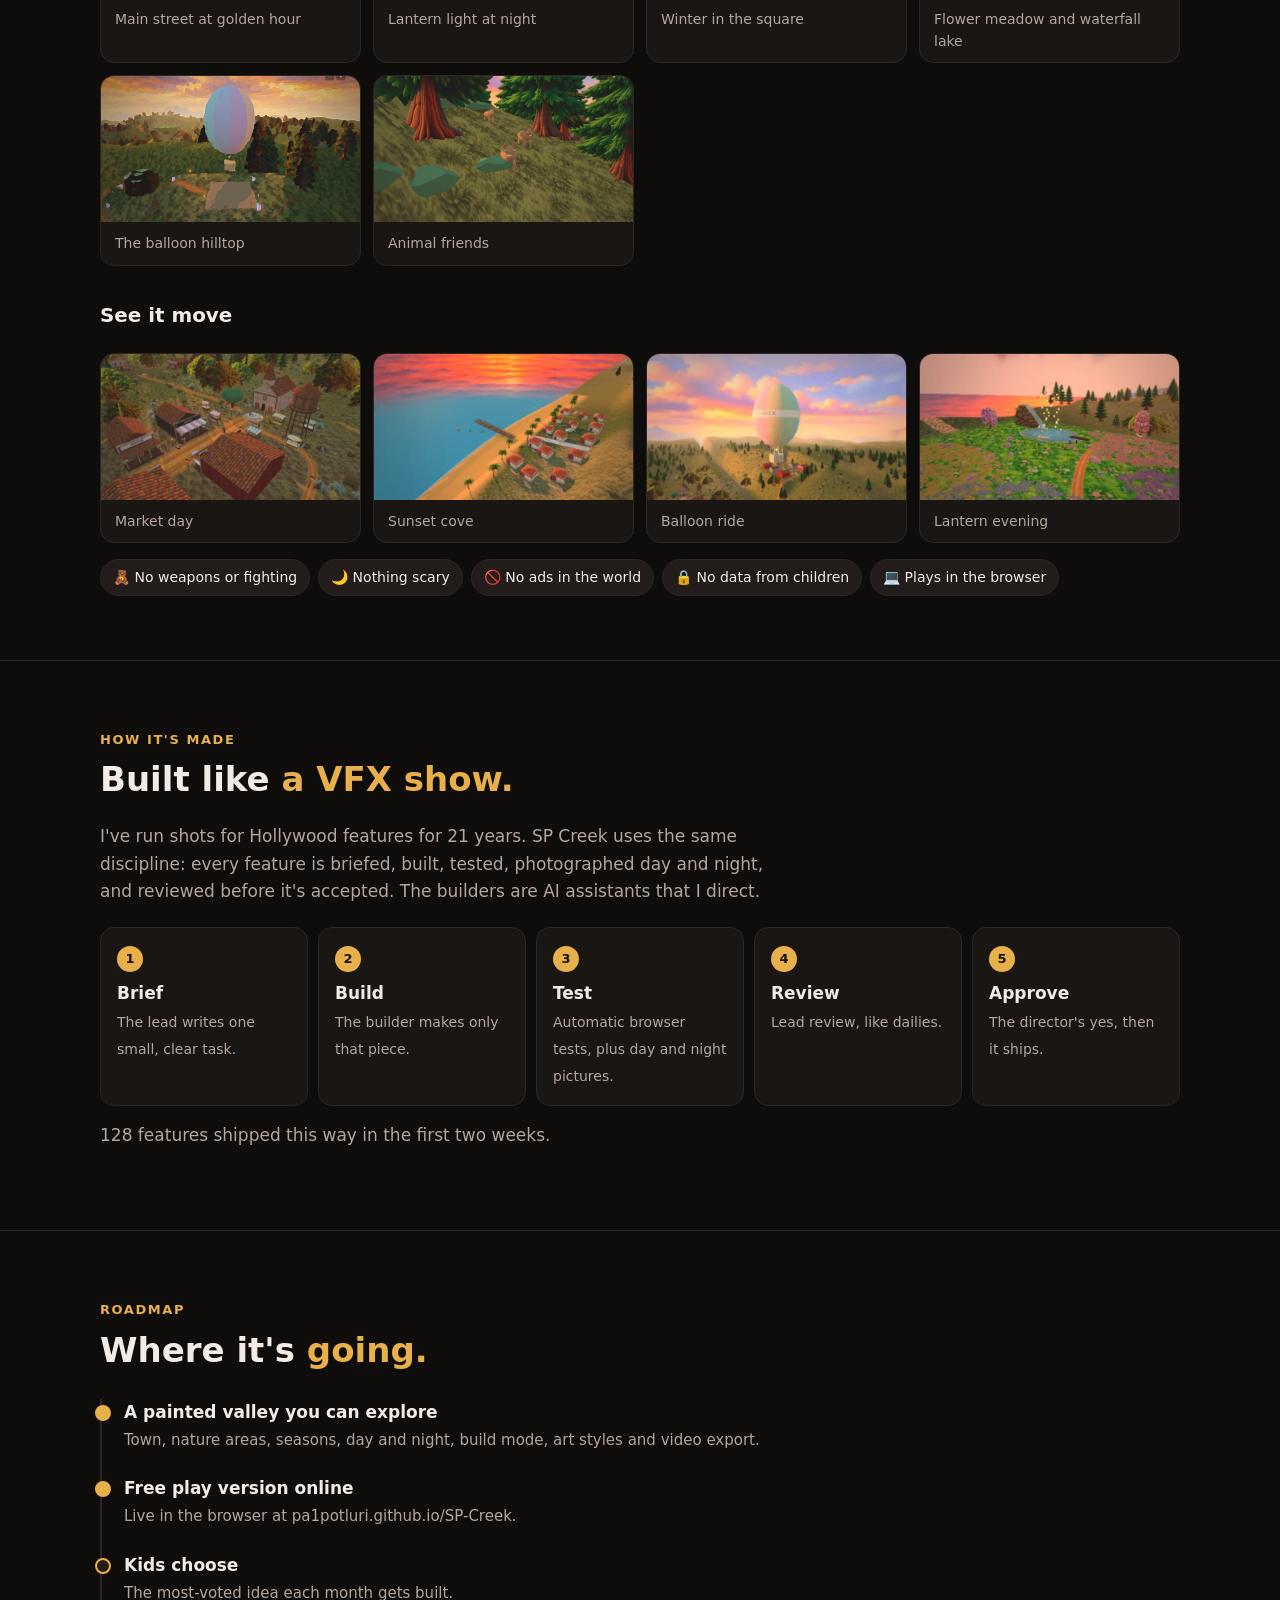
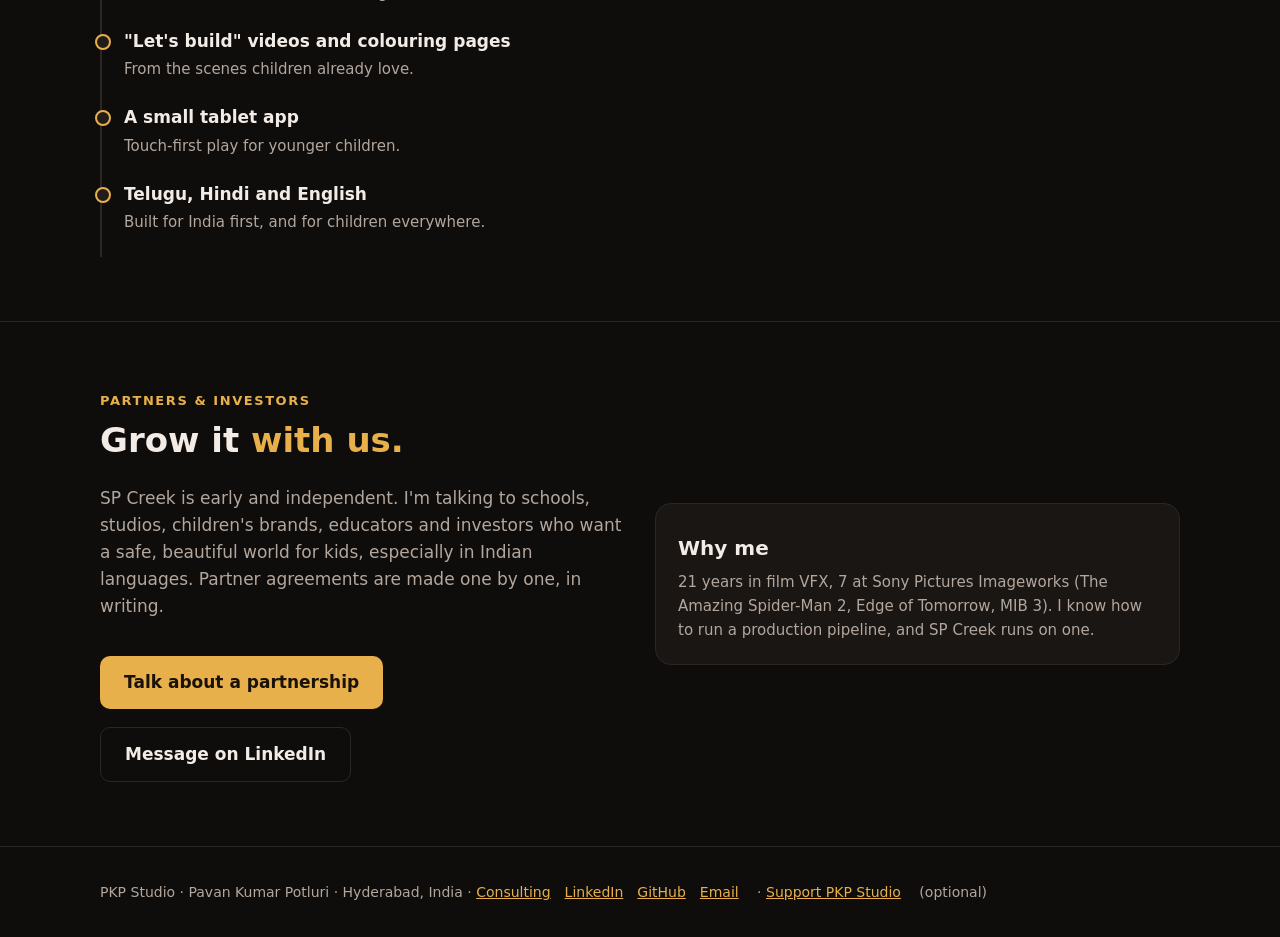
<file: games/index.html>
<!doctype html><html lang="en"><head><meta charset="utf-8"><meta name="viewport" content="width=device-width, initial-scale=1">
<title>PKP Games | SP Creek and The Last Outlaw</title>
<meta name="description" content="Play PKP Studio games: explore SP Creek, a hand-painted 3D valley for children, and The Last Outlaw on itch.io.">
<meta property="og:title" content="SP Creek: a gentle 3D world for children">
<meta property="og:description" content="A hand-painted 3D valley that plays in the browser. Built like a VFX show. Open to partners and investors.">
<meta property="og:image" content="https://pa1potluri.github.io/img/games/town-day.jpg">
<meta property="og:url" content="https://pa1potluri.github.io/games/">
<meta property="og:type" content="website">
<link rel="stylesheet" href="../site.css?v=3">
<style>
.ghero{min-height:76vh;display:flex;align-items:center;padding:70px 0;background:linear-gradient(90deg,#0f0d0cf2 0,#0f0d0cc8 45%,#0f0d0c40 85%),linear-gradient(0deg,#0f0d0c 0,transparent 30%),url(../img/games/town-day.jpg) center/cover no-repeat}
@media(max-width:700px){.ghero{background:linear-gradient(0deg,#0f0d0cf5 0,#0f0d0cc0 60%,#0f0d0c70 100%),url(../img/games/town-day.jpg) 60% center/cover}}
.shots{display:grid;grid-template-columns:repeat(auto-fit,minmax(220px,1fr));gap:12px;margin-top:22px}
.shots figure{margin:0;background:var(--card);border:1px solid var(--line);border-radius:14px;overflow:hidden;cursor:zoom-in}
.shots img{width:100%;aspect-ratio:16/9;object-fit:cover;display:block;transition:transform .4s}.shots figure:hover img{transform:scale(1.04)}
.shots figcaption{padding:10px 14px;color:var(--muted);font-size:14px}
.flow{display:grid;grid-template-columns:repeat(5,1fr);gap:10px;margin-top:22px;counter-reset:s}
@media(max-width:820px){.flow{grid-template-columns:1fr}}
.flow div{background:var(--card);border:1px solid var(--line);border-radius:14px;padding:16px;position:relative}
.flow div:before{counter-increment:s;content:counter(s);display:inline-grid;place-items:center;width:26px;height:26px;border-radius:50%;background:var(--gold);color:#1a1209;font-weight:800;font-size:13px;margin-bottom:8px}
.flow b{display:block}.flow span{color:var(--muted);font-size:14px}
.road{list-style:none;padding:0;margin:22px 0 0;border-left:2px solid var(--line)}
.road li{padding:0 0 22px 22px;position:relative}.road li:before{content:"";position:absolute;left:-7px;top:6px;width:12px;height:12px;border-radius:50%;background:var(--card2);border:2px solid var(--gold)}
.road li.done:before{background:var(--gold)}.road b{display:block}.road span{color:var(--muted);font-size:15px}
.promise{display:flex;flex-wrap:wrap;gap:8px;margin-top:16px}.promise span{background:var(--card2);border:1px solid var(--line);border-radius:99px;padding:6px 12px;font-size:14px}
#lb{position:fixed;inset:0;background:#000d;display:none;align-items:center;justify-content:center;z-index:9;padding:16px}#lb.on{display:flex}
#lb img{max-width:100%;max-height:90vh;border-radius:10px}
</style></head><body>
<nav><div class="wrap"><a class="brand" href="../"><span>PKP</span> STUDIO</a>
<div class="links"><a href="../tools/">Tools</a><a href="../school/">School</a><a href="../games/" class="on">Games</a><a href="../community/">Community</a><a href="../consulting/">Consulting</a><a class="cta" href="https://pa1potluri.github.io/SP-Creek/" target="_blank" rel="noopener">Play SP Creek</a></div></div></nav>

<section><div class="wrap"><h1>PKP <em>Games</em></h1><div class="grid">
  <div class="card"><h2>SP Creek</h2><p>A gentle, hand-painted 3D world for children.</p><a class="btn" href="https://pa1potluri.github.io/SP-Creek/" target="_blank" rel="noopener">Play SP Creek</a></div>
  <div class="card"><h2>The Last Outlaw</h2><p>Explore The Last Outlaw on itch.io.</p><a class="btn" href="https://pkp-studio.itch.io/the-last-outlaw" target="_blank" rel="noopener">Play The Last Outlaw</a></div>
</div></div></section>
<section class="ghero"><div class="wrap">
  <span class="tag">PKP Games · SP Creek</span>
  <h2>A gentle world <em>for children.</em></h2>
  <p class="sub">SP Creek is a hand-painted 3D valley that plays right in the browser: calm videos, exploring, building and simple play. No installs, no ads inside the world, nothing scary.</p>
  <a class="btn" href="https://pa1potluri.github.io/SP-Creek/" target="_blank" rel="noopener">▶ Play now, free</a><a class="btn ghost" href="#partners">Partner with us</a>
</div></section>

<section><div class="wrap">
  <span class="tag">Inside the valley</span>
  <h2>Day, night <em>and four seasons.</em></h2>
  <p class="sub">Main street with a bakery and café, a forest with fireflies, a pony farm, a flower meadow and waterfall lake, a sunset beach, a smiling ghost town, a crystal mine and a balloon hilltop. Tap a picture to see it large.</p>
  <div class="shots">
    <figure><img src="../img/games/town-day.jpg" alt="Main street at golden hour" loading="lazy"><figcaption>Main street at golden hour</figcaption></figure>
    <figure><img src="../img/games/town-night.jpg" alt="Lantern light on main street at night" loading="lazy"><figcaption>Lantern light at night</figcaption></figure>
    <figure><img src="../img/games/winter-day.jpg" alt="A snowman in the town square" loading="lazy"><figcaption>Winter in the square</figcaption></figure>
    <figure><img src="../img/games/meadow.jpg" alt="Flower meadow and waterfall lake" loading="lazy"><figcaption>Flower meadow and waterfall lake</figcaption></figure>
    <figure><img src="../img/games/balloon.jpg" alt="Hot air balloon on the hilltop at sunset" loading="lazy"><figcaption>The balloon hilltop</figcaption></figure>
    <figure><img src="../img/games/deer.jpg" alt="Deer family at the forest edge" loading="lazy"><figcaption>Animal friends</figcaption></figure>
  </div>
  <h3 style="margin:34px 0 0">See it move</h3>
  <div class="shots">
    <figure><img src="../img/games/market-day.webp" alt="Market day animation" loading="lazy"><figcaption>Market day</figcaption></figure>
    <figure><img src="../img/games/sunset-cove.webp" alt="Sunset cove animation" loading="lazy"><figcaption>Sunset cove</figcaption></figure>
    <figure><img src="../img/games/balloon-ride.webp" alt="Balloon ride animation" loading="lazy"><figcaption>Balloon ride</figcaption></figure>
    <figure><img src="../img/games/lantern-evening.webp" alt="Lantern evening animation" loading="lazy"><figcaption>Lantern evening</figcaption></figure>
  </div>
  <div class="promise"><span>🧸 No weapons or fighting</span><span>🌙 Nothing scary</span><span>🚫 No ads in the world</span><span>🔒 No data from children</span><span>💻 Plays in the browser</span></div>
</div></section>

<section><div class="wrap">
  <span class="tag">How it's made</span>
  <h2>Built like <em>a VFX show.</em></h2>
  <p class="sub">I've run shots for Hollywood features for 21 years. SP Creek uses the same discipline: every feature is briefed, built, tested, photographed day and night, and reviewed before it's accepted. The builders are AI assistants that I direct.</p>
  <div class="flow">
    <div><b>Brief</b><span>The lead writes one small, clear task.</span></div>
    <div><b>Build</b><span>The builder makes only that piece.</span></div>
    <div><b>Test</b><span>Automatic browser tests, plus day and night pictures.</span></div>
    <div><b>Review</b><span>Lead review, like dailies.</span></div>
    <div><b>Approve</b><span>The director's yes, then it ships.</span></div>
  </div>
  <p class="sub" style="margin-top:16px">128 features shipped this way in the first two weeks.</p>
</div></section>

<section><div class="wrap">
  <span class="tag">Roadmap</span>
  <h2>Where it's <em>going.</em></h2>
  <ul class="road">
    <li class="done"><b>A painted valley you can explore</b><span>Town, nature areas, seasons, day and night, build mode, art styles and video export.</span></li>
    <li class="done"><b>Free play version online</b><span>Live in the browser at pa1potluri.github.io/SP-Creek.</span></li>
    <li><b>Kids choose</b><span>The most-voted idea each month gets built.</span></li>
    <li><b>"Let's build" videos and colouring pages</b><span>From the scenes children already love.</span></li>
    <li><b>A small tablet app</b><span>Touch-first play for younger children.</span></li>
    <li><b>Telugu, Hindi and English</b><span>Built for India first, and for children everywhere.</span></li>
  </ul>
</div></section>

<section id="partners"><div class="wrap split">
  <div>
    <span class="tag">Partners &amp; investors</span>
    <h2>Grow it <em>with us.</em></h2>
    <p class="sub">SP Creek is early and independent. I'm talking to schools, studios, children's brands, educators and investors who want a safe, beautiful world for kids, especially in Indian languages. Partner agreements are made one by one, in writing.</p>
    <a class="btn" href="mailto:pa1.potluri@gmail.com?subject=SP%20Creek%20-%20partnership">Talk about a partnership</a><a class="btn ghost" href="https://www.linkedin.com/in/pavanpotluri" target="_blank" rel="noopener">Message on LinkedIn</a>
  </div>
  <div class="card"><h3>Why me</h3><p>21 years in film VFX, 7 at Sony Pictures Imageworks (The Amazing Spider-Man 2, Edge of Tomorrow, MIB 3). I know how to run a production pipeline, and SP Creek runs on one.</p></div>
</div></section>

<footer><div class="wrap">PKP Studio · Pavan Kumar Potluri · Hyderabad, India · <a href="../consulting/">Consulting</a><a href="https://www.linkedin.com/in/pavanpotluri" target="_blank" rel="noopener">LinkedIn</a><a href="https://github.com/pa1potluri" target="_blank" rel="noopener">GitHub</a><a href="mailto:pa1.potluri@gmail.com">Email</a> · <a href="upi://pay?pa=pa1.potluri@okaxis&amp;pn=Pavan%20Potluri&amp;cu=INR&amp;tn=Support%20PKP%20Studio">Support PKP Studio</a> (optional)</div></footer>
<div id="lb" role="dialog" aria-label="Picture"><img alt=""></div>
<script>
const lb=document.getElementById('lb'),li=lb.querySelector('img');
document.querySelectorAll('.shots figure').forEach(f=>f.onclick=()=>{const i=f.querySelector('img');li.src=i.src;li.alt=i.alt;lb.classList.add('on')});
lb.onclick=()=>lb.classList.remove('on');addEventListener('keydown',e=>{if(e.key==='Escape')lb.classList.remove('on')});
</script>
</body></html>
</file>
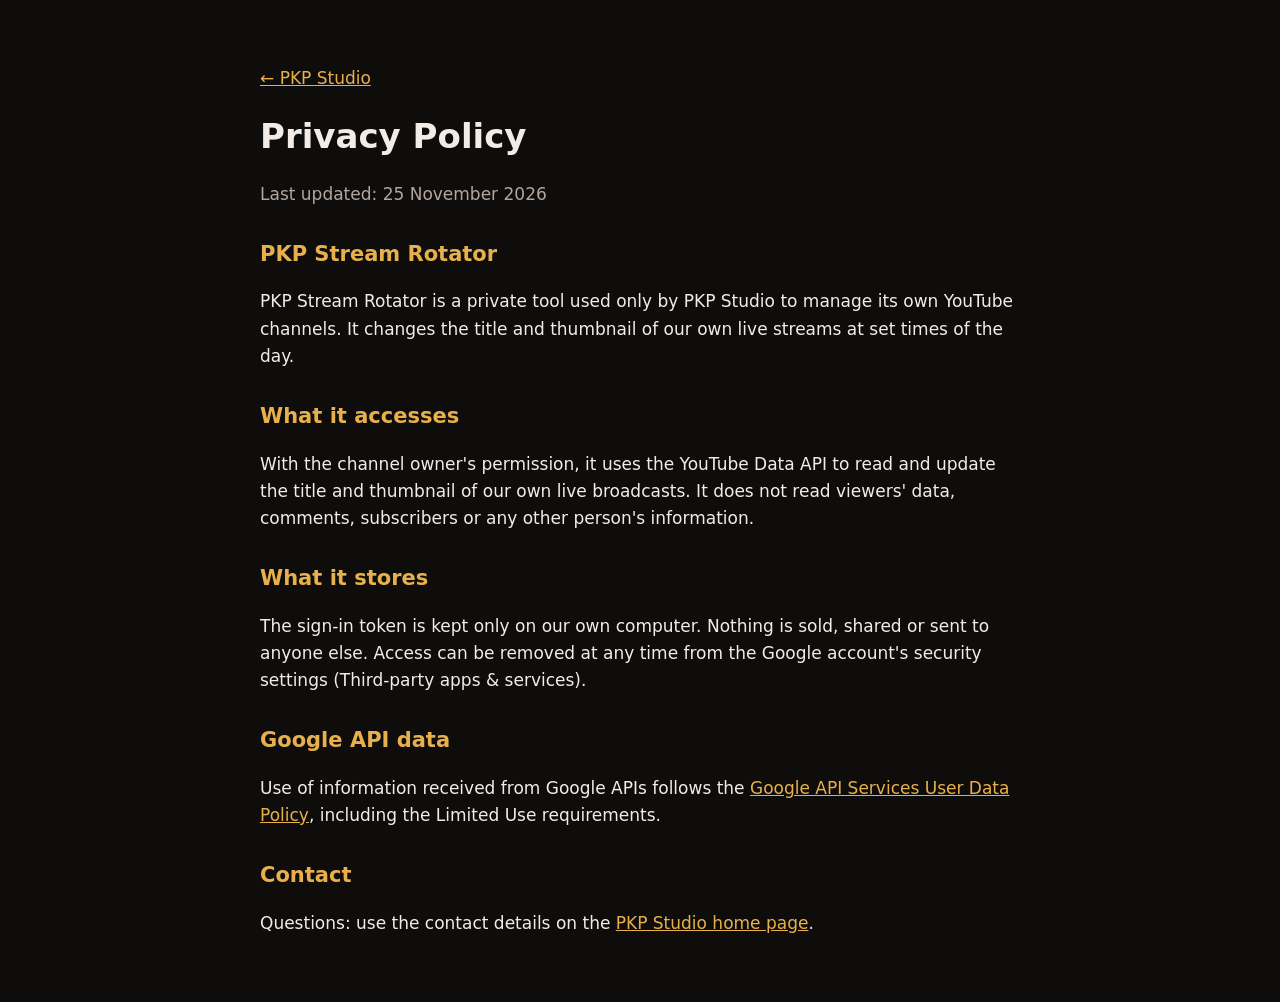
<file: privacy/index.html>
<!doctype html>
<html lang="en">
<head>
<meta charset="utf-8">
<meta name="viewport" content="width=device-width, initial-scale=1">
<title>Privacy Policy | PKP Studio</title>
<meta name="description" content="Privacy policy for PKP Studio tools, including the PKP Stream Rotator.">
<style>
body{margin:0;background:#0f0d0c;color:#f3ece6;font:17px/1.6 system-ui,Segoe UI,Roboto,sans-serif}
.wrap{max-width:760px;margin:0 auto;padding:48px 20px}a{color:#e8b04a}h1{font-size:34px;margin:0 0 6px}
h2{font-size:21px;margin:30px 0 6px;color:#e8b04a}.muted{color:#b3a69c}
</style>
</head>
<body>
<div class="wrap">
<p><a href="../">&larr; PKP Studio</a></p>
<h1>Privacy Policy</h1>
<p class="muted">Last updated: 25 November 2026</p>

<h2>PKP Stream Rotator</h2>
<p>PKP Stream Rotator is a private tool used only by PKP Studio to manage its own YouTube channels. It changes the title and thumbnail of our own live streams at set times of the day.</p>

<h2>What it accesses</h2>
<p>With the channel owner's permission, it uses the YouTube Data API to read and update the title and thumbnail of our own live broadcasts. It does not read viewers' data, comments, subscribers or any other person's information.</p>

<h2>What it stores</h2>
<p>The sign-in token is kept only on our own computer. Nothing is sold, shared or sent to anyone else. Access can be removed at any time from the Google account's security settings (Third-party apps &amp; services).</p>

<h2>Google API data</h2>
<p>Use of information received from Google APIs follows the <a href="https://developers.google.com/terms/api-services-user-data-policy">Google API Services User Data Policy</a>, including the Limited Use requirements.</p>

<h2>Contact</h2>
<p>Questions: use the contact details on the <a href="../">PKP Studio home page</a>.</p>
</div>
</body>
</html>
</file>
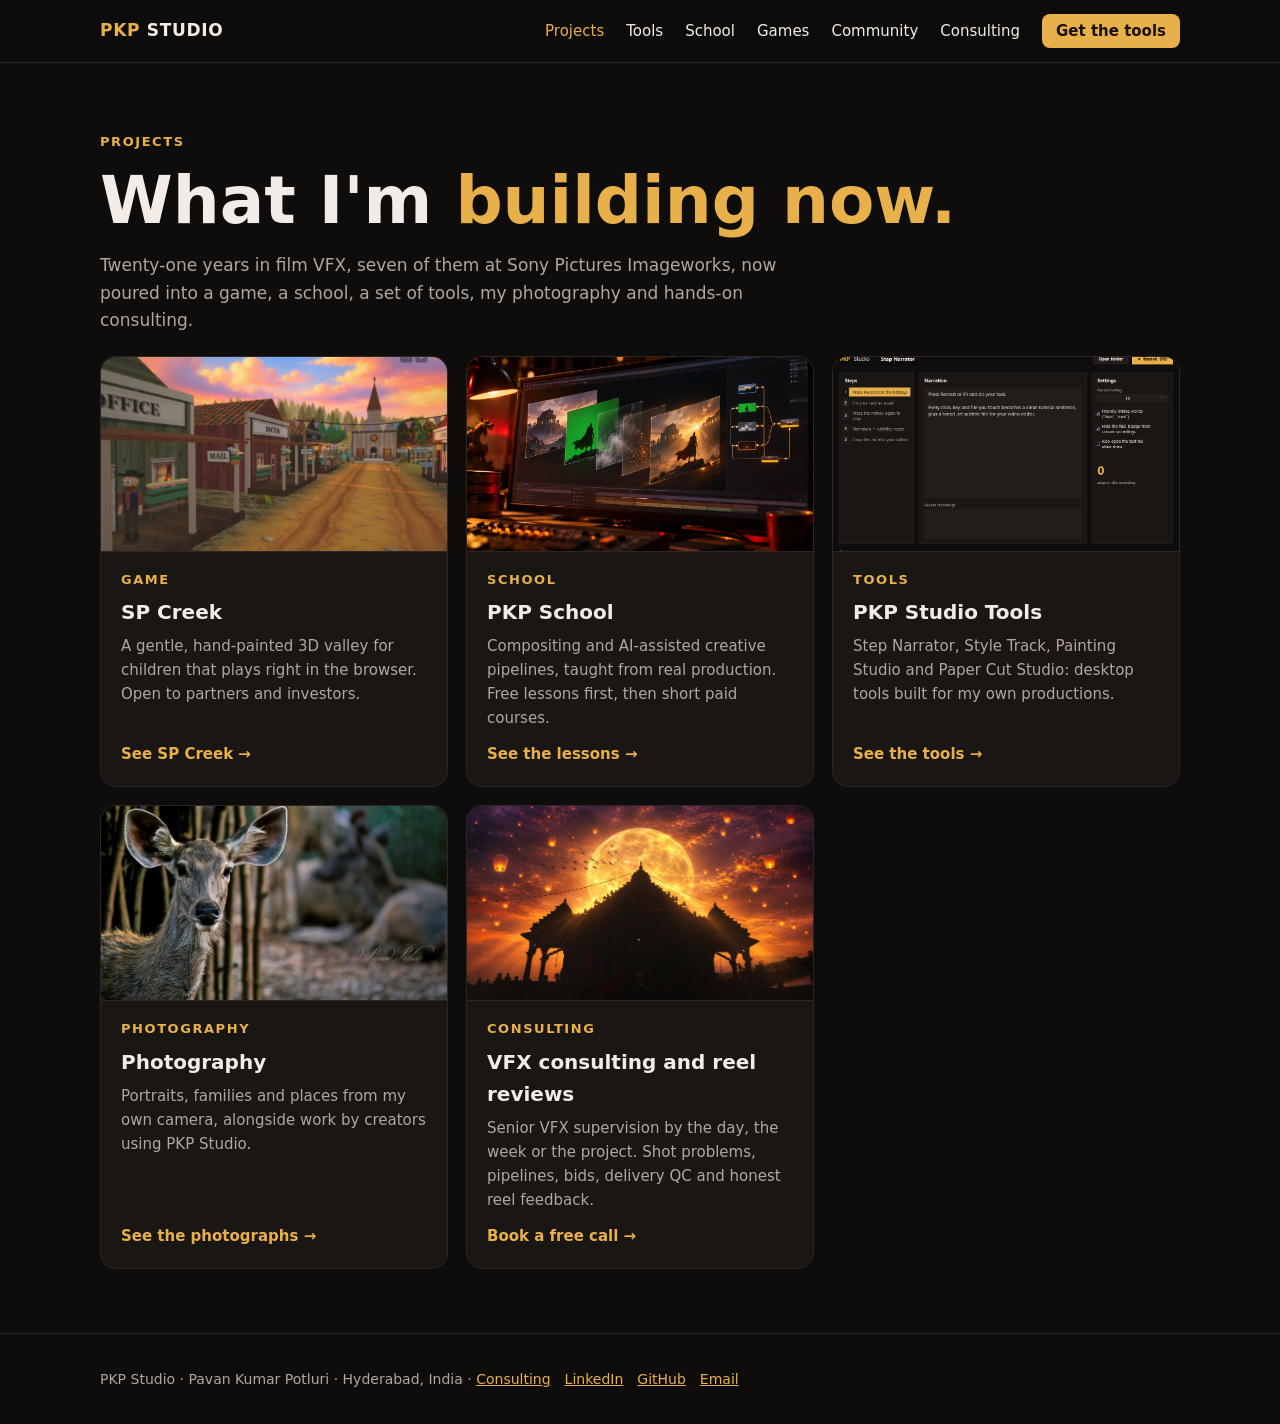
<file: projects/index.html>
<!doctype html>
<html lang="en">
<head>
<meta charset="utf-8">
<meta name="viewport" content="width=device-width, initial-scale=1">
<title>Projects | PKP Studio by Pavan Kumar Potluri</title>
<meta name="description" content="SP Creek, PKP School, PKP Studio Tools, photography and VFX consulting: everything Pavan Kumar Potluri, VFX Supervisor for 21 years, is building now.">
<meta property="og:title" content="Projects by Pavan Kumar Potluri">
<meta property="og:image" content="https://pa1potluri.github.io/img/hero.jpg">
<meta property="og:url" content="https://pa1potluri.github.io/projects/">
<meta property="og:type" content="website">
<meta property="og:description" content="A children's 3D game, VFX courses, creator tools, photography and senior VFX consulting from a 21-year VFX Supervisor.">
<meta name="twitter:card" content="summary_large_image">
<link rel="stylesheet" href="../site.css?v=3">
<style>
.projects{grid-template-columns:repeat(auto-fit,minmax(min(300px,100%),1fr))}
.projects .card{padding:0;overflow:hidden;display:flex;flex-direction:column}
.projects img{width:100%;height:auto;aspect-ratio:16/9;object-fit:cover;display:block;border-bottom:1px solid var(--line);transition:transform .4s}
.projects a.card:hover img{transform:scale(1.03)}
.projects .body{padding:18px 20px 20px;display:flex;flex-direction:column;flex:1}
.projects .go{margin-top:auto;padding-top:12px;color:var(--gold);font-weight:700;font-size:15px}
</style>
</head>
<body>
<nav><div class="wrap"><a class="brand" href="../"><span>PKP</span> STUDIO</a>
<div class="links"><a href="../projects/" class="on">Projects</a><a href="../tools/">Tools</a><a href="../school/">School</a><a href="../games/">Games</a><a href="../community/">Community</a><a href="../consulting/">Consulting</a><a class="cta" href="../tools/">Get the tools</a></div></div></nav>

<section><div class="wrap">
  <span class="tag">Projects</span>
  <h1>What I'm <em>building now.</em></h1>
  <p class="sub">Twenty-one years in film VFX, seven of them at Sony Pictures Imageworks, now poured into a game, a school, a set of tools, my photography and hands-on consulting.</p>

  <div class="grid projects">
    <a class="card" href="../games/">
      <img src="../img/games/town-day.jpg" alt="SP Creek: a painted frontier town street on a sunny day" loading="lazy" width="960" height="600">
      <div class="body"><span class="tag">Game</span><h3>SP Creek</h3>
      <p>A gentle, hand-painted 3D valley for children that plays right in the browser. Open to partners and investors.</p>
      <span class="go">See SP Creek →</span></div>
    </a>
    <a class="card" href="../school/">
      <img src="../img/school/course1.jpg" alt="Compositing workstation showing a temple plate, green-screen element and node graph" loading="lazy" width="1200" height="675">
      <div class="body"><span class="tag">School</span><h3>PKP School</h3>
      <p>Compositing and AI-assisted creative pipelines, taught from real production. Free lessons first, then short paid courses.</p>
      <span class="go">See the lessons →</span></div>
    </a>
    <a class="card" href="../tools/">
      <img src="../tools/img/step_narrator.png" alt="Step Narrator window with steps, narration and settings" loading="lazy" width="1060" height="640">
      <div class="body"><span class="tag">Tools</span><h3>PKP Studio Tools</h3>
      <p>Step Narrator, Style Track, Painting Studio and Paper Cut Studio: desktop tools built for my own productions.</p>
      <span class="go">See the tools →</span></div>
    </a>
    <a class="card" href="../community/">
      <img src="../img/community/g118.jpg" alt="A young deer looking at the camera in soft forest light" loading="lazy" width="1600" height="900">
      <div class="body"><span class="tag">Photography</span><h3>Photography</h3>
      <p>Portraits, families and places from my own camera, alongside work by creators using PKP Studio.</p>
      <span class="go">See the photographs →</span></div>
    </a>
    <a class="card" href="../consulting/">
      <img src="../img/pairs/vfx_p31_final.jpg" alt="Final VFX composite: a temple silhouette under a glowing moon and floating lanterns" loading="lazy" width="1600" height="916">
      <div class="body"><span class="tag">Consulting</span><h3>VFX consulting and reel reviews</h3>
      <p>Senior VFX supervision by the day, the week or the project. Shot problems, pipelines, bids, delivery QC and honest reel feedback.</p>
      <span class="go">Book a free call →</span></div>
    </a>
  </div>
</div></section>

<footer><div class="wrap">PKP Studio · Pavan Kumar Potluri · Hyderabad, India ·
<a href="../consulting/">Consulting</a><a href="https://www.linkedin.com/in/pavanpotluri" target="_blank" rel="noopener">LinkedIn</a><a href="https://github.com/pa1potluri" target="_blank" rel="noopener">GitHub</a><a href="mailto:pa1.potluri@gmail.com">Email</a></div></footer>
</body>
</html>
</file>
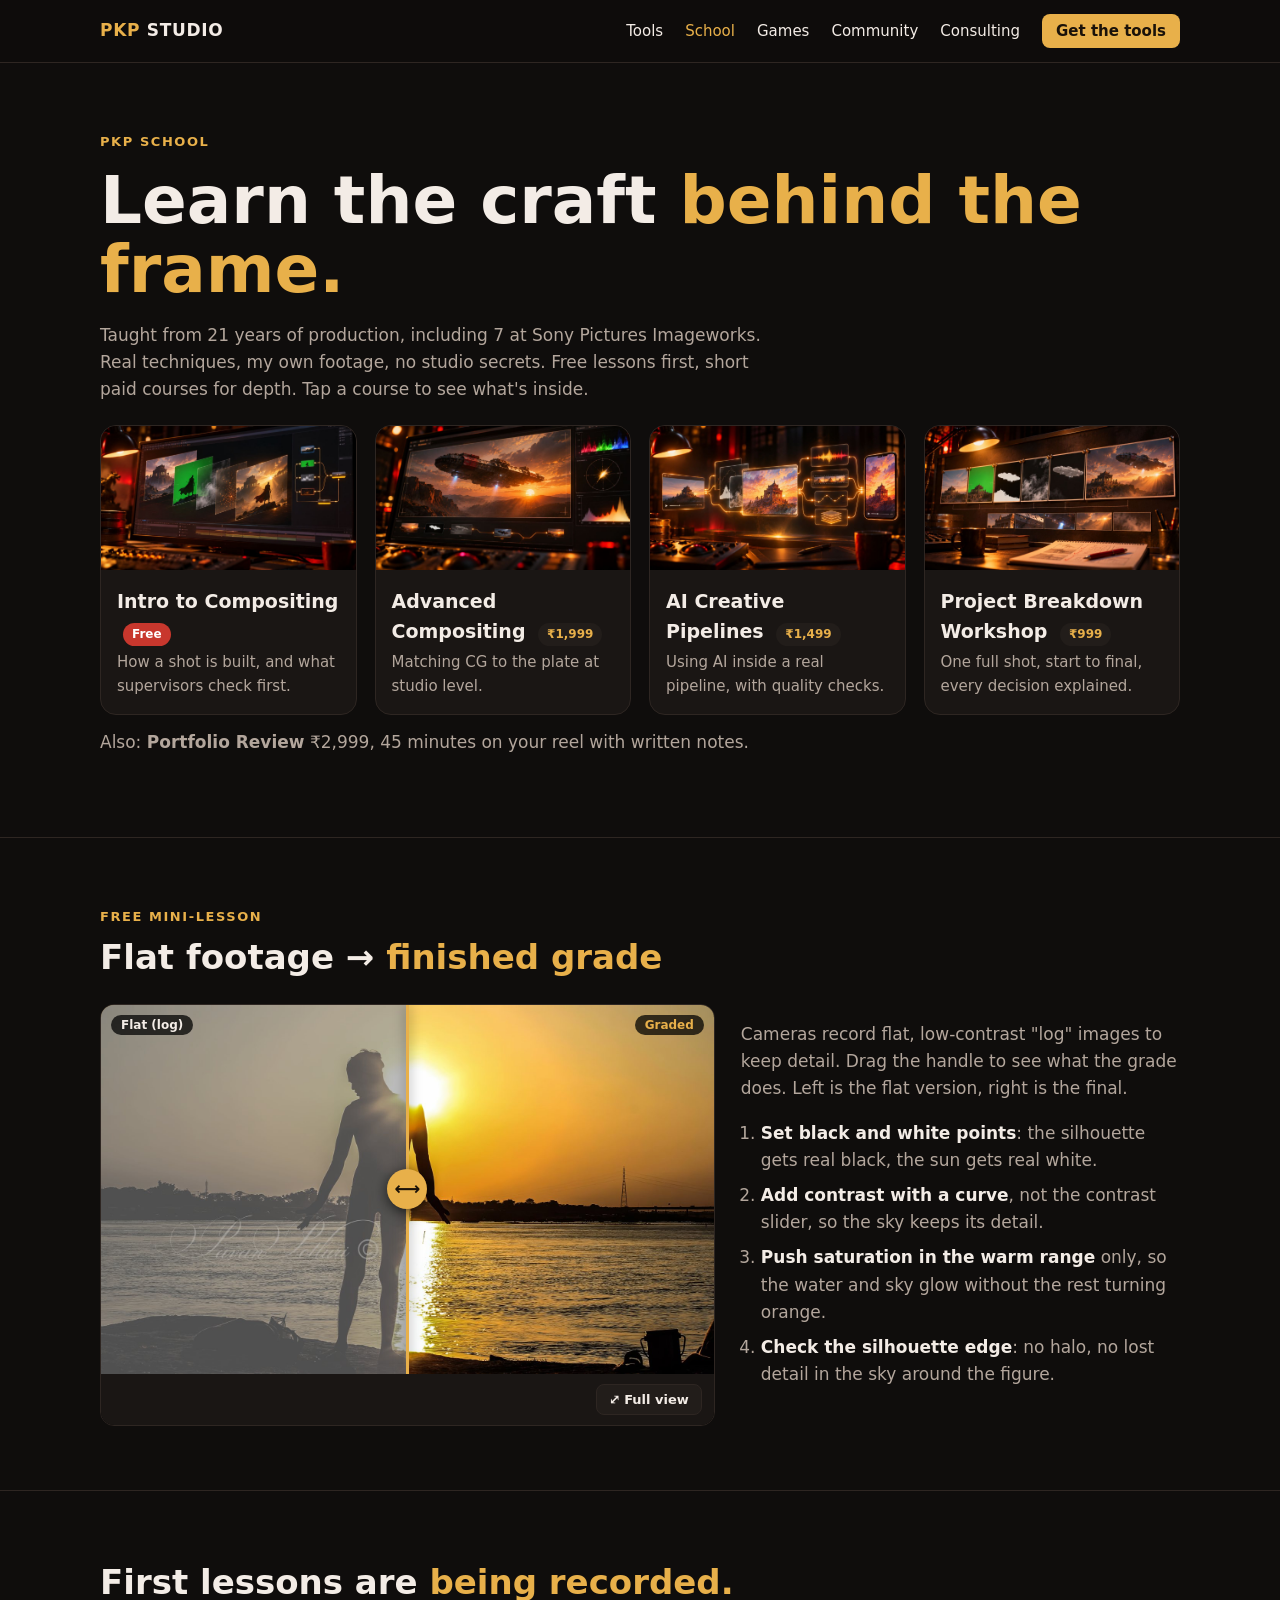
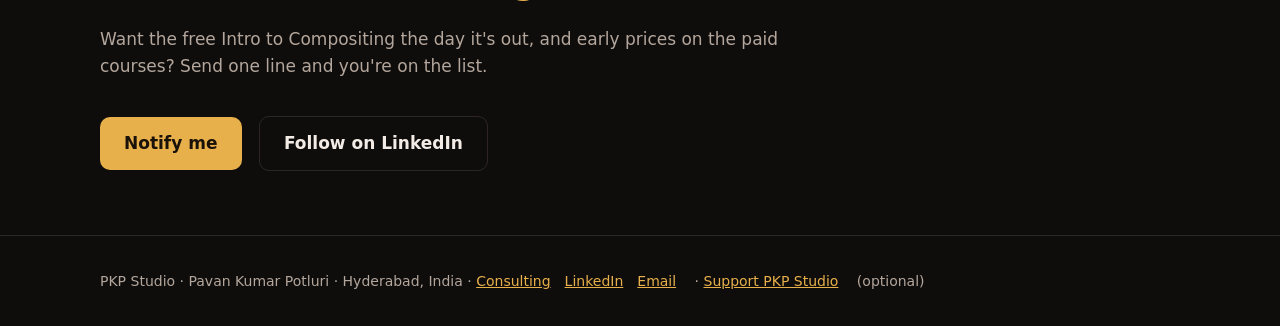
<file: school/index.html>
<!doctype html><html lang="en"><head><meta charset="utf-8"><meta name="viewport" content="width=device-width, initial-scale=1">
<title>PKP School | Compositing and AI creative pipelines</title>
<meta property="og:title" content="PKP School: compositing and AI creative pipelines">
<meta property="og:description" content="Practical VFX lessons from a 21-year VFX Supervisor (ex-Sony Pictures Imageworks).">
<meta property="og:image" content="https://pa1potluri.github.io/img/school/course1.jpg">
<meta property="og:url" content="https://pa1potluri.github.io/school/">
<meta property="og:type" content="website">
<meta name="twitter:card" content="summary_large_image">
<meta name="description" content="Practical VFX compositing and AI-assisted pipeline lessons from a 21-year VFX Supervisor.">
<link rel="stylesheet" href="../site.css?v=2"><link rel="stylesheet" href="../compare.css?v=2">
<style>
.courses{display:grid;grid-template-columns:repeat(auto-fit,minmax(250px,1fr));gap:18px;margin-top:22px}
.course{background:var(--card);border:1px solid var(--line);border-radius:16px;overflow:hidden;cursor:pointer;transition:transform .2s,border-color .2s;text-align:left;color:var(--text);font:inherit;padding:0}
.course:hover,.course.open{border-color:var(--gold);transform:translateY(-3px)}
.course img{width:100%;aspect-ratio:16/9;object-fit:cover;display:block}
.course .in{padding:16px}.course h3{margin:0 0 4px;font-size:19px}.course p{margin:0;color:var(--muted);font-size:15px}
.course .more{display:none;margin-top:10px;color:var(--text);font-size:14px}.course.open .more{display:block}
.course .more li{margin:4px 0;color:var(--muted)}
.lesson{display:grid;grid-template-columns:1.4fr 1fr;gap:26px;align-items:start;margin-top:20px}
@media(max-width:820px){.lesson{grid-template-columns:1fr}}
.lesson ol{color:var(--muted);padding-left:20px}.lesson li{margin:8px 0}.lesson li b{color:var(--text)}
</style></head><body>
<nav><div class="wrap"><a class="brand" href="../"><span>PKP</span> STUDIO</a>
<div class="links"><a href="../tools/">Tools</a><a href="../school/" class="on">School</a><a href="../games/">Games</a><a href="../community/">Community</a><a href="../consulting/">Consulting</a><a class="cta" href="../tools/">Get the tools</a></div></div></nav>

<section><div class="wrap">
  <span class="tag">PKP School</span>
  <h1>Learn the craft <em>behind the frame.</em></h1>
  <p class="sub">Taught from 21 years of production, including 7 at Sony Pictures Imageworks. Real techniques, my own footage, no studio secrets. Free lessons first, short paid courses for depth. Tap a course to see what's inside.</p>
  <div class="courses">
    <button class="course"><img src="../img/school/course1.jpg" alt="Layered film elements on a compositing screen"><div class="in">
      <h3>Intro to Compositing <span class="pill free">Free</span></h3><p>How a shot is built, and what supervisors check first.</p>
      <ul class="more"><li>Plates, mattes, merges and layer order</li><li>Reading a node graph</li><li>The 5 things that make a comp look fake</li></ul></div></button>
    <button class="course"><img src="../img/school/course2.jpg" alt="CG spaceship being integrated into a sunset plate"><div class="in">
      <h3>Advanced Compositing <span class="pill">₹1,999</span></h3><p>Matching CG to the plate at studio level.</p>
      <ul class="more"><li>Edges, black levels and light wrap</li><li>Grain, defocus and motion blur matching</li><li>Building depth with atmosphere</li></ul></div></button>
    <button class="course"><img src="../img/school/course3.jpg" alt="Glowing creative pipeline of connected media"><div class="in">
      <h3>AI Creative Pipelines <span class="pill">₹1,499</span></h3><p>Using AI inside a real pipeline, with quality checks.</p>
      <ul class="more"><li>Where AI helps and where it breaks</li><li>Style transfer, roto and upscaling in practice</li><li>Review gates so quality stays high</li></ul></div></button>
    <button class="course"><img src="../img/school/course4.jpg" alt="A shot breakdown wall from plate to final"><div class="in">
      <h3>Project Breakdown Workshop <span class="pill">₹999</span></h3><p>One full shot, start to final, every decision explained.</p>
      <ul class="more"><li>Plate → roto → CG passes → final</li><li>Why each choice was made</li><li>Your questions answered live</li></ul></div></button>
  </div>
  <p class="sub" style="margin-top:14px">Also: <b>Portfolio Review</b> ₹2,999, 45 minutes on your reel with written notes.</p>
</div></section>

<section id="lesson"><div class="wrap">
  <span class="tag">Free mini-lesson</span>
  <h2>Flat footage → <em>finished grade</em></h2>
  <div class="lesson">
    <figure class="compare" data-before-label="Flat (log)" data-before="../img/pairs/grade_p17_flat.jpg" data-after='{"Graded":"../img/pairs/grade_p17_graded.jpg"}' data-caption="Sunset silhouette · photograph by Pavan Kumar Potluri"></figure>
    <div>
      <p class="sub">Cameras record flat, low-contrast "log" images to keep detail. Drag the handle to see what the grade does. Left is the flat version, right is the final.</p>
      <ol>
        <li><b>Set black and white points</b>: the silhouette gets real black, the sun gets real white.</li>
        <li><b>Add contrast with a curve</b>, not the contrast slider, so the sky keeps its detail.</li>
        <li><b>Push saturation in the warm range</b> only, so the water and sky glow without the rest turning orange.</li>
        <li><b>Check the silhouette edge</b>: no halo, no lost detail in the sky around the figure.</li>
      </ol>
    </div>
  </div>
</div></section>

<section><div class="wrap">
  <h2>First lessons are <em>being recorded.</em></h2>
  <p class="sub">Want the free Intro to Compositing the day it's out, and early prices on the paid courses? Send one line and you're on the list.</p>
  <a class="btn" href="mailto:pa1.potluri@gmail.com?subject=PKP%20School%20-%20notify%20me">Notify me</a>
  <a class="btn ghost" href="https://www.linkedin.com/in/pavanpotluri" target="_blank" rel="noopener">Follow on LinkedIn</a>
</div></section>
<footer><div class="wrap">PKP Studio · Pavan Kumar Potluri · Hyderabad, India · <a href="../consulting/">Consulting</a><a href="https://www.linkedin.com/in/pavanpotluri" target="_blank" rel="noopener">LinkedIn</a><a href="mailto:pa1.potluri@gmail.com">Email</a> · <a href="upi://pay?pa=pa1.potluri@okaxis&amp;pn=Pavan%20Potluri&amp;cu=INR&amp;tn=Support%20PKP%20Studio">Support PKP Studio</a> (optional)</div></footer>
<script src="../compare.js?v=2"></script>
<script>document.querySelectorAll('.course').forEach(c => c.onclick = () => c.classList.toggle('open'));</script>
</body></html>
</file>
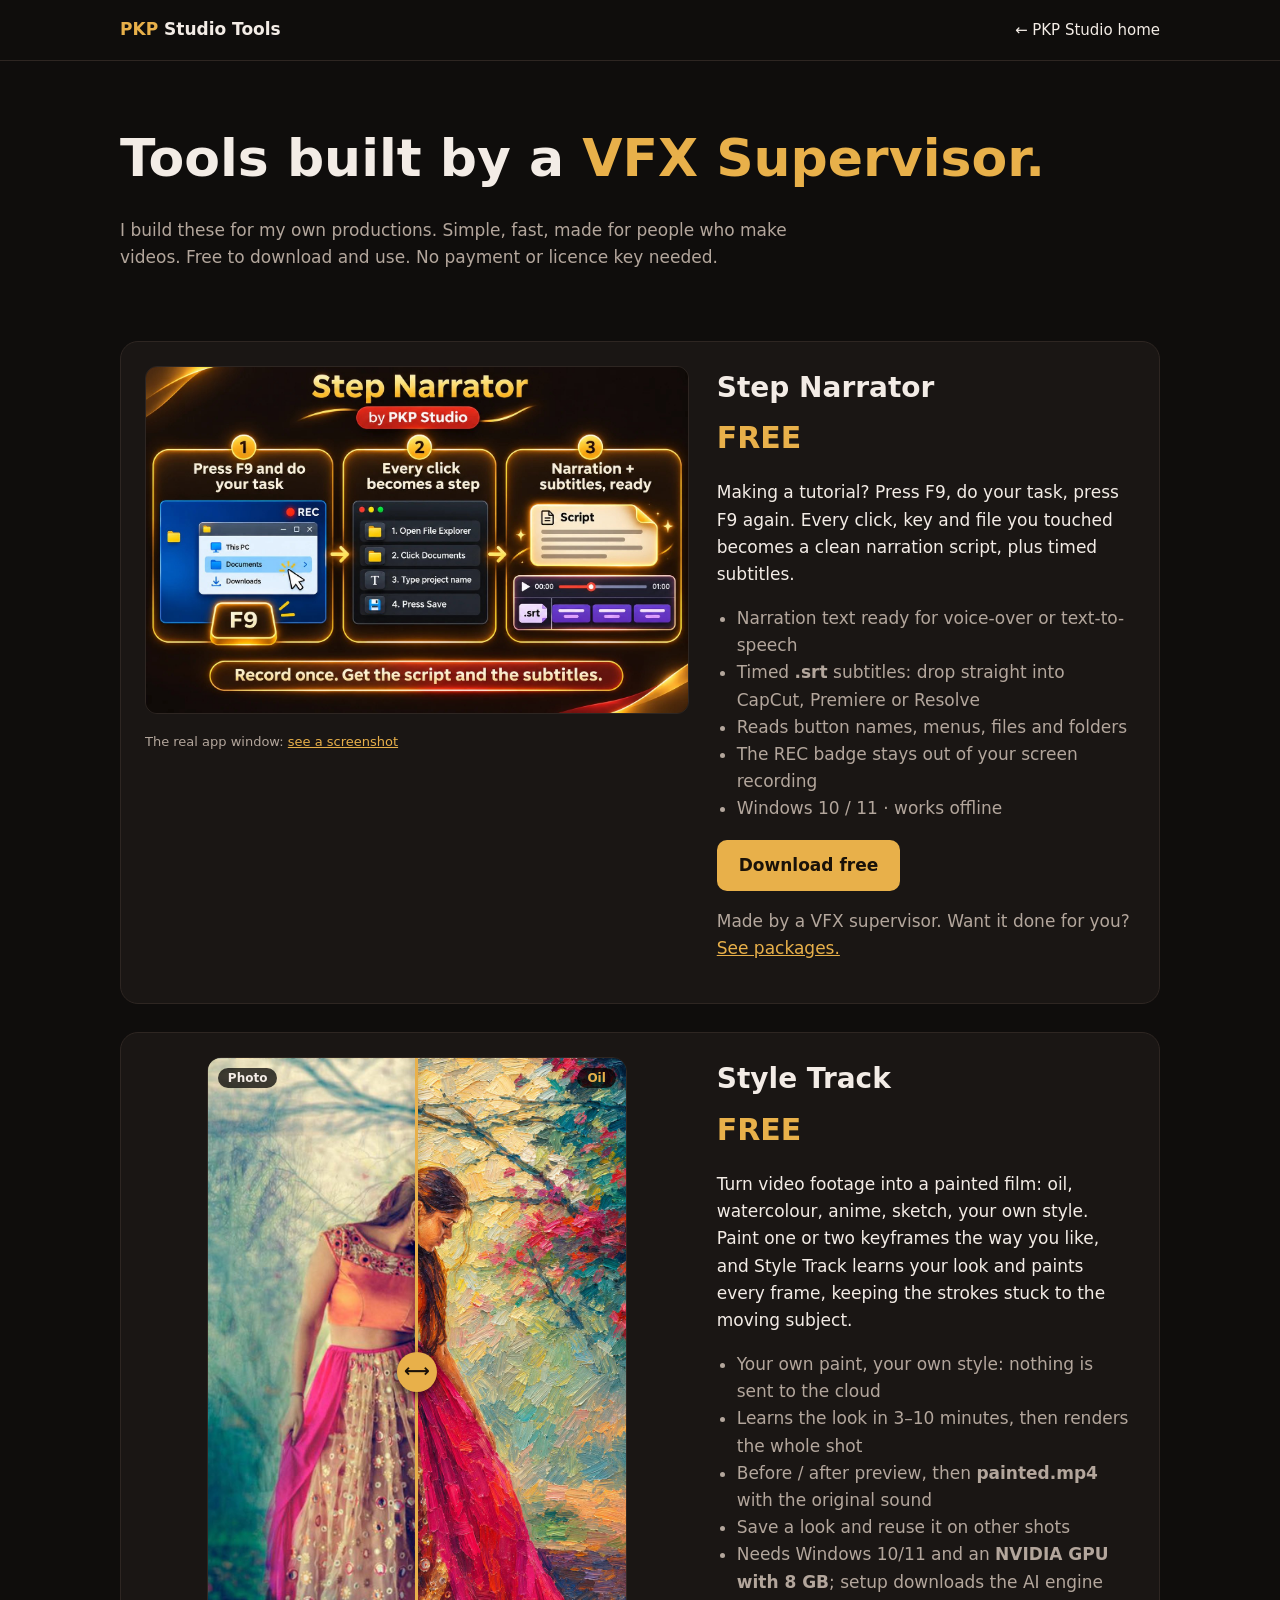
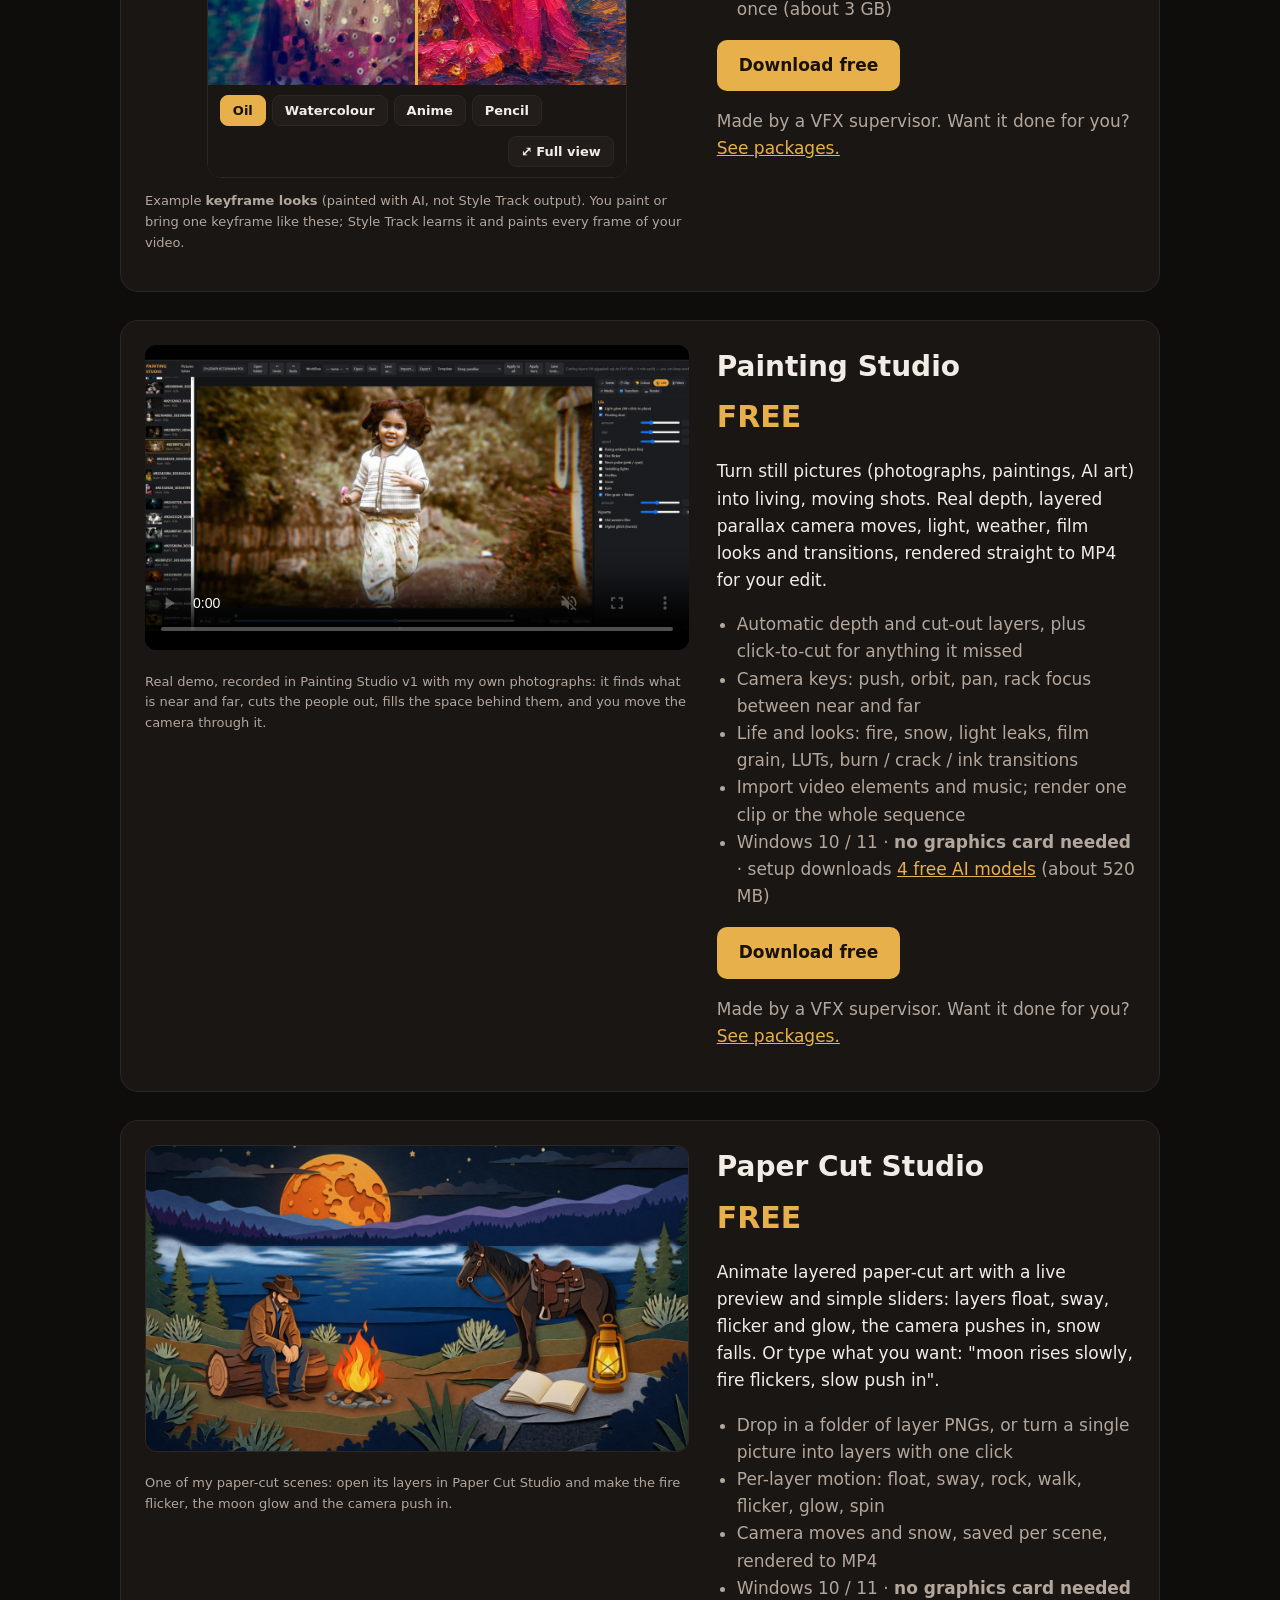
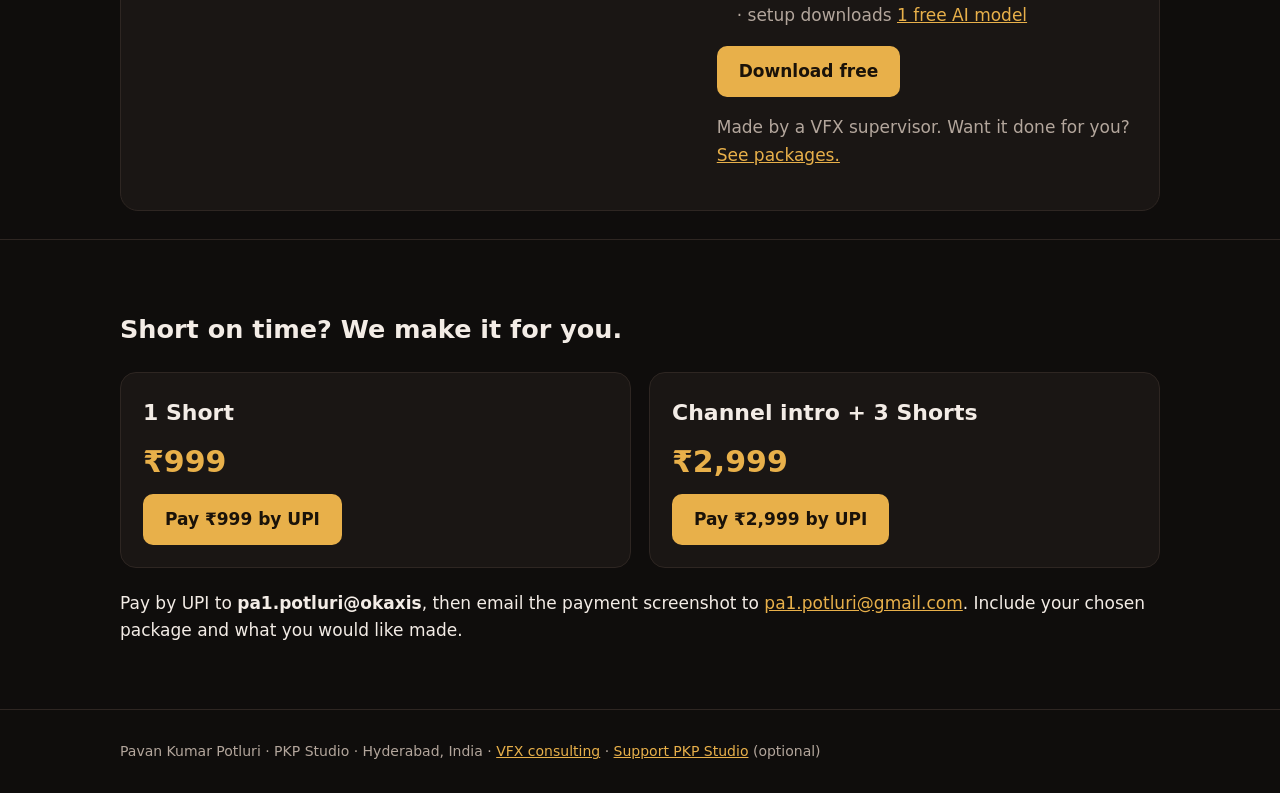
<file: tools/index.html>
<!doctype html>
<html lang="en">
<head>
<meta charset="utf-8">
<meta name="viewport" content="width=device-width, initial-scale=1">
<title>PKP Studio Tools | Pavan Kumar Potluri</title>
<meta property="og:title" content="PKP Studio Tools">
<meta property="og:description" content="Free production tools built by a VFX Supervisor. Download directly, with no licence key.">
<meta property="og:image" content="https://pa1potluri.github.io/tools/img/step_narrator_how.jpg">
<meta property="og:url" content="https://pa1potluri.github.io/tools/">
<meta property="og:type" content="website">
<meta name="twitter:card" content="summary_large_image">
<meta name="description" content="Free production tools built by a VFX Supervisor. Download directly, with no licence key.">
<style>
:root{--bg:#0f0d0c;--card:#1a1614;--line:#2e2622;--text:#f3ece6;--muted:#b3a69c;--gold:#e8b04a;--red:#c8372d}
*{box-sizing:border-box}body{margin:0;background:var(--bg);color:var(--text);font:17px/1.6 system-ui,Segoe UI,Roboto,sans-serif;overflow-x:hidden}
a{color:var(--gold)}.wrap{max-width:1080px;margin:0 auto;padding:0 20px}
nav{border-bottom:1px solid var(--line)}nav .wrap{display:flex;justify-content:space-between;align-items:center;height:60px}
nav a{color:var(--text);text-decoration:none;font-size:15px}nav b span{color:var(--gold)}
header{padding:56px 0 24px}h1{font-size:clamp(34px,5vw,52px);margin:0 0 8px}h1 em{color:var(--gold);font-style:normal}
.sub{color:var(--muted);max-width:680px}
.product{display:grid;grid-template-columns:1.3fr 1fr;gap:28px;background:var(--card);border:1px solid var(--line);border-radius:18px;padding:24px;margin:28px 0}
@media(max-width:820px){.product{grid-template-columns:1fr}}
.product img{width:100%;border-radius:12px;border:1px solid var(--line)}
.product h2{margin:0 0 4px;font-size:28px}.price{font-size:30px;font-weight:800;color:var(--gold)}
ul{color:var(--muted);padding-left:20px}
.btn{display:inline-block;background:var(--gold);color:#1a1209;font-weight:800;padding:12px 22px;border-radius:10px;text-decoration:none}
footer{padding:30px 0;color:var(--muted);font-size:14px;border-top:1px solid var(--line)}
</style>
<link rel="stylesheet" href="../compare.css?v=2">
<link rel="stylesheet" href="../packages.css">
</head>
<body>
<nav><div class="wrap"><b><span>PKP</span> Studio Tools</b><a href="../">← PKP Studio home</a></div></nav>
<header><div class="wrap">
  <h1>Tools built by a <em>VFX Supervisor.</em></h1>
  <p class="sub">I build these for my own productions. Simple, fast, made for people who make videos. Free to download and use. No payment or licence key needed.</p>
</div></header>
<div class="wrap">
  <div class="product" id="step-narrator">
    <div><img src="img/step_narrator_how.jpg" alt="How Step Narrator works: press F9 and do your task, every click becomes a step, narration and subtitles are ready" style="width:100%;border-radius:12px"><p class="sub" style="font-size:13px;margin-top:10px">The real app window: <a href="img/step_narrator.png" target="_blank" rel="noopener">see a screenshot</a></p></div>
    <div>
      <h2>Step Narrator</h2>
      <div class="price">FREE</div>
      <p>Making a tutorial? Press F9, do your task, press F9 again. Every click, key and file you touched becomes a clean narration script, plus timed subtitles.</p>
      <ul>
        <li>Narration text ready for voice-over or text-to-speech</li>
        <li>Timed <b>.srt</b> subtitles: drop straight into CapCut, Premiere or Resolve</li>
        <li>Reads button names, menus, files and folders</li>
        <li>The REC badge stays out of your screen recording</li>
        <li>Windows 10 / 11 · works offline</li>
      </ul>
      <a class="btn" href="https://github.com/pa1potluri/pkp-studio/releases/download/step-narrator-v1.0/Step.Narrator.Setup.exe" aria-label="Download Step Narrator free">Download free</a>
      <p class="sub">Made by a VFX supervisor. Want it done for you? <a href="#packages">See packages.</a></p>
    </div>
  </div>

  <div class="product" id="style-track">
    <div>
      <figure class="compare" style="max-width:420px;margin:0 auto" data-before="../img/pairs/p32_photo.jpg"
        data-after='{"Oil":"../img/pairs/p32_oil.jpg","Watercolour":"../img/pairs/p32_watercolor.jpg","Anime":"../img/pairs/p32_anime.jpg","Pencil":"../img/pairs/p32_sketch.jpg"}'
        data-caption="Garden portrait · photograph by Pavan Kumar Potluri"></figure>
      <p class="sub" style="font-size:13px">Example <b>keyframe looks</b> (painted with AI, not Style Track output). You paint or bring one keyframe like these; Style Track learns it and paints every frame of your video. </p>
    </div>
    <div>
      <h2>Style Track</h2>
      <div class="price">FREE</div>
      <p>Turn video footage into a painted film: oil, watercolour, anime, sketch, your own style. Paint one or two keyframes the way you like, and Style Track learns your look and paints every frame, keeping the strokes stuck to the moving subject.</p>
      <ul>
        <li>Your own paint, your own style: nothing is sent to the cloud</li>
        <li>Learns the look in 3–10 minutes, then renders the whole shot</li>
        <li>Before / after preview, then <b>painted.mp4</b> with the original sound</li>
        <li>Save a look and reuse it on other shots</li>
        <li>Needs Windows 10/11 and an <b>NVIDIA GPU with 8 GB</b>; setup downloads the AI engine once (about 3 GB)</li>
      </ul>
      <a class="btn" href="https://github.com/pa1potluri/pkp-studio/releases/download/style-track-v1.0/Style.Track.Setup.exe" aria-label="Download Style Track free">Download free</a>
      <p class="sub">Made by a VFX supervisor. Want it done for you? <a href="#packages">See packages.</a></p>
    </div>
  </div>

  <div class="product" id="painting-studio">
    <div>
      <video src="img/painting_studio_demo.mp4" poster="img/painting_studio_demo.jpg" controls muted playsinline preload="metadata" style="width:100%;border-radius:12px;background:#000"></video>
      <p class="sub" style="font-size:13px">Real demo, recorded in Painting Studio v1 with my own photographs: it finds what is near and far, cuts the people out, fills the space behind them, and you move the camera through it.</p>
    </div>
    <div>
      <h2>Painting Studio</h2>
      <div class="price">FREE</div>
      <p>Turn still pictures (photographs, paintings, AI art) into living, moving shots. Real depth, layered parallax camera moves, light, weather, film looks and transitions, rendered straight to MP4 for your edit.</p>
      <ul>
        <li>Automatic depth and cut-out layers, plus click-to-cut for anything it missed</li>
        <li>Camera keys: push, orbit, pan, rack focus between near and far</li>
        <li>Life and looks: fire, snow, light leaks, film grain, LUTs, burn / crack / ink transitions</li>
        <li>Import video elements and music; render one clip or the whole sequence</li>
        <li>Windows 10 / 11 · <b>no graphics card needed</b> · setup downloads <a href="https://github.com/pa1potluri/pkp-studio/blob/main/models/painting-studio.md" target="_blank" rel="noopener">4 free AI models</a> (about 520 MB)</li>
      </ul>
      <a class="btn" href="https://github.com/pa1potluri/pkp-studio/releases/download/painting-studio-v1.0/Painting.Studio.Setup.exe" aria-label="Download Painting Studio free">Download free</a>
      <p class="sub">Made by a VFX supervisor. Want it done for you? <a href="#packages">See packages.</a></p>
    </div>
  </div>

  <div class="product" id="paper-cut-studio">
    <div>
      <img src="img/papercut_scene.jpg" alt="A paper-cut scene: cowboy by a campfire, horse, lantern and moon over a lake" style="width:100%;border-radius:12px">
      <p class="sub" style="font-size:13px">One of my paper-cut scenes: open its layers in Paper Cut Studio and make the fire flicker, the moon glow and the camera push in.</p>
    </div>
    <div>
      <h2>Paper Cut Studio</h2>
      <div class="price">FREE</div>
      <p>Animate layered paper-cut art with a live preview and simple sliders: layers float, sway, flicker and glow, the camera pushes in, snow falls. Or type what you want: "moon rises slowly, fire flickers, slow push in".</p>
      <ul>
        <li>Drop in a folder of layer PNGs, or turn a single picture into layers with one click</li>
        <li>Per-layer motion: float, sway, rock, walk, flicker, glow, spin</li>
        <li>Camera moves and snow, saved per scene, rendered to MP4</li>
        <li>Windows 10 / 11 · <b>no graphics card needed</b> · setup downloads <a href="https://github.com/pa1potluri/pkp-studio/blob/main/models/paper-cut-studio.md" target="_blank" rel="noopener">1 free AI model</a></li>
      </ul>
      <a class="btn" href="https://github.com/pa1potluri/pkp-studio/releases/download/paper-cut-studio-v1.0/Paper.Cut.Studio.Setup.exe" aria-label="Download Paper Cut Studio free">Download free</a>
      <p class="sub">Made by a VFX supervisor. Want it done for you? <a href="#packages">See packages.</a></p>
    </div>
  </div>

</div>
<section id="packages" class="packages"><div class="wrap">
  <h2>Short on time? We make it for you.</h2>
  <div class="package-grid">
    <div class="package-card"><h3>1 Short</h3><p class="package-price">₹999</p><a class="btn" href="upi://pay?pa=pa1.potluri@okaxis&amp;pn=Pavan%20Potluri&amp;cu=INR&amp;am=999&amp;tn=1%20Short">Pay ₹999 by UPI</a></div>
    <div class="package-card"><h3>Channel intro + 3 Shorts</h3><p class="package-price">₹2,999</p><a class="btn" href="upi://pay?pa=pa1.potluri@okaxis&amp;pn=Pavan%20Potluri&amp;cu=INR&amp;am=2999&amp;tn=Channel%20intro%20%2B%203%20Shorts">Pay ₹2,999 by UPI</a></div>
  </div>
  <p>Pay by UPI to <b>pa1.potluri@okaxis</b>, then email the payment screenshot to <a href="mailto:pa1.potluri@gmail.com?subject=PKP%20Studio%20video%20package">pa1.potluri@gmail.com</a>. Include your chosen package and what you would like made.</p>
</div></section>
<footer><div class="wrap">Pavan Kumar Potluri · PKP Studio · Hyderabad, India · <a href="../consulting/">VFX consulting</a> · <a href="upi://pay?pa=pa1.potluri@okaxis&amp;pn=Pavan%20Potluri&amp;cu=INR&amp;tn=Support%20PKP%20Studio">Support PKP Studio</a> (optional)</div></footer>

<script src="../compare.js?v=2"></script>
</body>
</html>
</file>
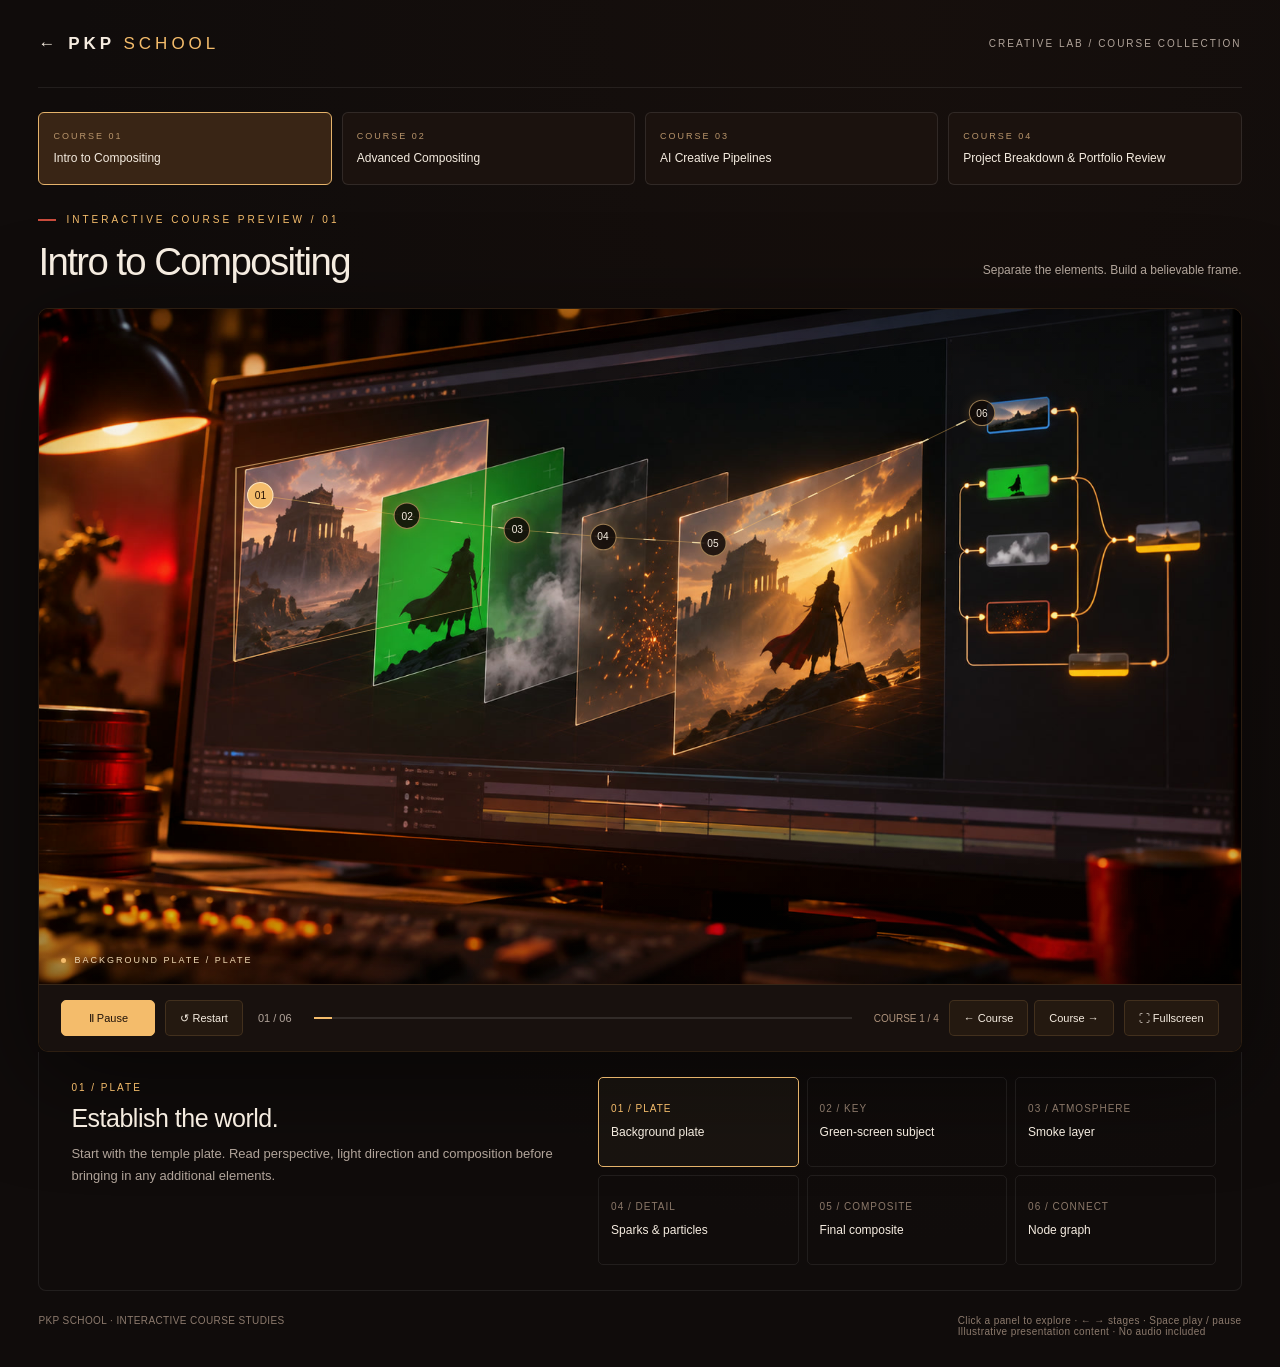
<file: school/courses/index.html>
<!doctype html><html lang="en"><head><meta charset="utf-8"><meta name="viewport" content="width=device-width,initial-scale=1"><meta name="theme-color" content="#100c0b"><meta name="description" content="PKP School interactive course presentation: explore the layers, decisions and connected creative process."><title>PKP School | Interactive Course Tour</title><style>
:root{color-scheme:dark;--gold:#f4bc6b;--muted:#b1a49a;--red:#c94b3c}*{box-sizing:border-box}body{margin:0;background:#100c0b;color:#f5ece0;font-family:Arial,Helvetica,sans-serif;background-image:radial-gradient(ellipse at 70% 0%,#3b211424,transparent 65%)}button{font:inherit;color:inherit;cursor:pointer}button:focus-visible,a:focus-visible{outline:2px solid #ffe0a7;outline-offset:5px}button{touch-action:manipulation}header,main,footer{width:min(1440px,94%);margin:auto}header{height:88px;display:flex;align-items:center;justify-content:space-between;border-bottom:1px solid #ffffff13}.brand{font-size:17px;letter-spacing:4px;font-weight:800}.brand span{color:var(--gold);font-weight:400}.edition{color:var(--muted);font-size:10px;letter-spacing:2px}.intro{display:flex;align-items:end;justify-content:space-between;padding:36px 0 24px;gap:24px}.eyebrow{font-size:10px;letter-spacing:3px;color:var(--gold);margin:0 0 12px}.eyebrow:before{content:'';display:inline-block;width:18px;height:2px;background:var(--red);vertical-align:middle;margin-right:10px}h1{font-size:clamp(28px,3.3vw,48px);font-weight:400;letter-spacing:-1.6px;margin:0}.intro p:last-child{font-size:12px;color:var(--muted);line-height:1.7;margin:0 0 3px;max-width:270px}.theater{border:1px solid #a46b333d;background:#080606;box-shadow:0 24px 100px #0008;border-radius:10px;overflow:hidden}.stage{aspect-ratio:16/9;position:relative;overflow:hidden;isolation:isolate;background:#090605}.world{position:absolute;inset:0;transform:translate(var(--px,0px),var(--py,0px)) scale(1.018);transition:transform 1s ease;transform-origin:center}.world{animation:breathe 20s ease-in-out infinite alternate}.paused .world{animation-play-state:paused}.still .world{animation:none}@keyframes breathe{from{scale:1}to{scale:1.012}}.world img{width:100%;height:100%;object-fit:fill;display:block}.vignette{position:absolute;inset:0;pointer-events:none;background:linear-gradient(0deg,#08040350,transparent 22%,transparent 80%,#08040325);box-shadow:inset 0 0 75px #0005}.links{position:absolute;inset:0;width:100%;height:100%;pointer-events:none;overflow:visible}.wire{fill:none;stroke:#ffbf5b;stroke-width:.16;opacity:.4;filter:drop-shadow(0 0 3px #ff8800)}.flow{stroke:#fff0bb;stroke-width:.23;stroke-dasharray:1 3;animation:stream 3s linear infinite;opacity:.8}.hotspot{position:absolute;border:1px solid transparent;background:transparent;border-radius:8px;transition:background .35s,box-shadow .35s,border .35s}.hotspot:hover,.hotspot:focus-visible{border-color:#ffce83;background:#ffc56a12}.hotspot.active{border-color:#fbd18ba6;box-shadow:0 0 22px #ffae3444,inset 0 0 22px #ffc46a13}.marker{position:absolute;left:7px;top:7px;width:26px;height:26px;display:grid;place-items:center;background:#120b08d9;border:1px solid #deb376aa;border-radius:50%;font-size:10px;box-shadow:0 0 12px #f6ae4933}.active .marker{background:var(--gold);color:#241207;border-color:#ffe7c0}.camera{left:4.7%;top:32.8%;width:16.8%;height:25.6%}.paint{left:36%;top:27%;width:22%;height:36%}.music{left:63.1%;top:13.1%;width:14.8%;height:15.2%}.phone{left:84%;top:18.2%;width:13.3%;height:47.3%}.stage-note{position:absolute;left:22px;bottom:17px;font-size:9px;letter-spacing:2px;color:#f0d9b4;pointer-events:none;display:flex;align-items:center;gap:8px}.live-dot{width:5px;height:5px;background:var(--gold);border-radius:50%;box-shadow:0 0 10px #ffbb66}.transport{padding:15px 22px;display:flex;align-items:center;gap:10px;background:#18110e;border-top:1px solid #b87f4030}.control{border:1px solid #a57d493b;border-radius:5px;background:#241910;padding:9px 14px;font-size:11px;min-height:36px}.control:hover{background:#3e2918}.control.primary{background:var(--gold);color:#201309;border-color:var(--gold);min-width:94px}.counter{font-size:11px;color:var(--muted);margin-left:5px;font-variant-numeric:tabular-nums}.progress{height:2px;background:#ffffff1c;flex:1;margin:0 12px;overflow:hidden}.progress span{display:block;background:var(--gold);height:100%;width:0}.full{margin-left:auto}.details{display:grid;grid-template-columns:1fr 1.1fr;border:1px solid #ffffff14;border-top:0;border-radius:0 0 8px 8px}.story,.steps{min-width:0}.story{padding:30px 32px;min-height:186px}.step-kicker{font-size:10px;letter-spacing:2px;color:var(--gold);margin:0 0 11px}.story h2{font-size:25px;font-weight:400;margin:0 0 10px;letter-spacing:-.5px}.story p:last-child{font-size:13px;line-height:1.7;color:var(--muted);max-width:520px;margin:0}.steps{display:grid;grid-template-columns:repeat(4,minmax(0,1fr));align-items:center;padding:25px 25px 25px 0;gap:8px}.step{height:96px;text-align:left;padding:16px 12px;border:1px solid #ffffff13;border-radius:5px;background:transparent;transition:background .3s,border-color .3s}.step small{display:block;color:#8b7869;font-size:10px;letter-spacing:1px;margin-bottom:15px}.step strong{font-size:12px;font-weight:400;white-space:normal;display:block;line-height:1.4}.step[aria-pressed=true]{border-color:#e5b36b;background:#e5b36b0b}.step[aria-pressed=true] small{color:var(--gold)}.step:hover{background:#fff5}footer{display:flex;justify-content:space-between;font-size:10px;color:#8c7a6d;padding:24px 0 30px;letter-spacing:.4px}.paused .flow{animation-play-state:paused}.still .flow{animation:none}.theater:fullscreen{width:100%;height:100%;display:flex;flex-direction:column;justify-content:center;background:#080606;border:0;border-radius:0}.theater:fullscreen .stage{width:min(100%,calc((100vh - 68px)*16/9));margin:auto;flex-shrink:0}.theater:fullscreen .transport{width:100%;flex-shrink:0}.theater:fullscreen .stage-note{bottom:15px}@keyframes stream{to{stroke-dashoffset:-16}}@media(prefers-reduced-motion:reduce){*{transition:none!important}.flow{animation:none!important}.world{transform:none!important;animation:none!important}}@media(max-width:760px){header{height:68px}.edition{font-size:8px;letter-spacing:1px}.intro{padding:26px 0 19px}.intro p:last-child{display:none}h1{letter-spacing:-.9px}.details{grid-template-columns:1fr}.story,.steps{min-width:0}.story{padding:24px;min-height:166px}.steps{padding:0 24px 24px}.step{padding:12px 8px;height:100px}.step strong{font-size:11px}.transport{padding:11px;gap:7px}.control{padding:8px 10px}.progress{margin:0 3px}.marker{width:20px;height:20px;left:3px;top:3px;font-size:8px}.stage-note{left:12px;bottom:9px;font-size:7px;letter-spacing:1px}.counter{display:none}footer{font-size:9px;gap:20px}}@media(max-width:380px){.steps{padding:0 12px 18px;gap:4px}.step strong{font-size:10px}.brand{font-size:14px}.full{font-size:10px}.control{padding:8px}.control.primary{min-width:79px}}
[hidden]{display:none!important}

.world > .node-marker{z-index:3;transform:translate(-50%,-50%);pointer-events:none}.world > .node-marker.active{background:var(--gold);color:#241207;border-color:#ffe7c0}

.course-nav{display:grid;grid-template-columns:repeat(4,minmax(0,1fr));gap:10px;margin-top:24px}.course-button{text-align:left;min-width:0;border:1px solid #ffffff19;border-radius:6px;background:#1b120e;padding:17px 14px;line-height:1.5;font-size:12px}.course-button small{display:block;color:#b9956b;letter-spacing:2px;font-size:9px;margin-bottom:5px}.course-button[aria-pressed=true]{border-color:#e5b36b;background:#392515}.course-button:hover{background:#3c2b1e}.intro{padding-top:27px}.intro p:last-child{max-width:300px}h1{font-size:clamp(25px,3vw,44px)}.world .links{z-index:2}.hot-region{fill:transparent;stroke:transparent;stroke-width:.12;cursor:pointer;pointer-events:all;transition:fill .3s,stroke .3s}.hot-region.active{fill:#f4bc6b0b;stroke:#ffce83a0;filter:drop-shadow(0 0 3px #ef942d)}.hot-region:hover,.hot-region:focus-visible{fill:#f4bc6b18;stroke:#ffe2a5;outline:none}.node-marker{pointer-events:none}.node-marker circle{fill:#170c09dc;stroke:#edbf77;stroke-width:.12}.node-marker text{fill:#ffdfa3;font-family:Arial;font-size:1.05px;text-anchor:middle;dominant-baseline:central}.node-marker.active circle{fill:#f4bc6b}.node-marker.active text{fill:#231305}.details{grid-template-columns:1fr 1.15fr}.steps{grid-template-columns:repeat(3,minmax(0,1fr));gap:8px}.step{height:auto;min-height:90px}.step small{margin-bottom:10px}.story{min-height:210px}.transport .course-count{color:#af947d;font-size:10px;white-space:nowrap}.course-arrows{display:flex;gap:6px}.intro .eyebrow{line-height:1.6}.links .wire{stroke-width:.12}.links .flow{stroke-width:.16}.stage-note{max-width:85%;line-height:1.5}.step strong{overflow-wrap:anywhere}.theater:fullscreen .stage{width:min(100%,calc((100dvh - 76px)*16/9))}.theater:fullscreen{height:100dvh}.theater:fullscreen .transport{min-height:65px}.theater:fullscreen .course-count{display:none}
@media(max-width:760px){.course-nav{grid-template-columns:repeat(2,minmax(0,1fr));gap:7px;margin-top:17px}.course-button{padding:12px;font-size:11px}.details{grid-template-columns:minmax(0,1fr)}.steps{padding:0 20px 22px;grid-template-columns:repeat(2,minmax(0,1fr))}.step{min-height:79px}.story{min-height:180px}.transport{flex-wrap:wrap}.transport .course-count{display:none}.progress{min-width:24px}.control{font-size:10px}.course-arrows .control{padding:8px}.intro{padding-top:24px}.full{margin-left:0}footer{line-height:1.6}.stage-note{font-size:6px;letter-spacing:.6px}}
</style></head><body>
<header><a class="brand" href="../" style="color:inherit;text-decoration:none">&larr; PKP <span>SCHOOL</span></a><div class="edition">CREATIVE LAB / COURSE COLLECTION</div></header><main>
<nav class="course-nav" id="courses" aria-label="Courses"></nav><section class="intro"><div><p class="eyebrow" id="eyebrow"></p><h1 id="courseTitle"></h1></div><p id="subtitle"></p></section>
<div class="theater" id="theater"><div class="stage" id="stage" aria-label="Interactive course artwork"><div class="world" id="world"><img id="art" alt="" draggable="false"><svg id="overlay" class="links" viewBox="0 0 100 100" preserveAspectRatio="none" aria-label="Interactive image stages"></svg></div><div class="vignette"></div><div class="stage-note"><span class="live-dot"></span><span id="sceneStatus"></span></div></div>
<div class="transport" role="group" aria-label="Presentation controls"><button class="control primary" id="play"></button><button class="control" id="restart">↺ Restart</button><span class="counter" id="counter"></span><div class="progress" role="progressbar" aria-label="Course progress" aria-valuemin="0" aria-valuemax="100" aria-valuenow="0"><span id="bar"></span></div><span class="course-count" id="courseCount"></span><div class="course-arrows" id="courseArrows"><button class="control" id="prevCourse" aria-label="Previous course">← Course</button><button class="control" id="nextCourse" aria-label="Next course">Course →</button></div><button class="control full" id="fullscreen">⛶ Fullscreen</button></div></div>
<section class="details" aria-label="Selected presentation stage"><div class="story" aria-live="polite" aria-atomic="true"><p class="step-kicker" id="kicker"></p><h2 id="title"></h2><p id="description"></p></div><nav class="steps" id="steps" aria-label="Presentation stages"></nav></section></main><footer><span>PKP SCHOOL · INTERACTIVE COURSE STUDIES</span><span>Click a panel to explore · ← → stages · Space play / pause<br>Illustrative presentation content · No audio included</span></footer>
<script id="course-data" type="application/json">[{"id":"intro-to-compositing","title":"Intro to Compositing","subtitle":"Separate the elements. Build a believable frame.","alt":"Compositing workstation with perspective layers for a temple plate, green-screen silhouette, smoke, sparks, final composite and a node graph.","stages":[["PLATE","Background plate","Establish the world.","Start with the temple plate. Read perspective, light direction and composition before bringing in any additional elements.","17,24 37.6,17 37,44 16.8,52",[19,28]],["KEY","Green-screen subject","Bring the subject into the scene.","Isolate the silhouetted subject from the green screen. Refine the key and align the subject with the plate’s scale and perspective.","29,28.3 43.8,21 43,47 28.2,55.7",[31,31]],["ATMOSPHERE","Smoke layer","Build depth with atmosphere.","Use the smoke element to connect foreground and background. Balance transparency, contrast and placement so the atmosphere supports the shot.","38,29.6 50.7,22.8 50.3,51 37.3,58",[40,33]],["DETAIL","Sparks & particles","Add energy with restraint.","Place sparks and particles in depth. Match their brightness and softness to the scene so the detail feels integrated.","45.4,31.1 57.3,24.8 56.8,55.5 44.8,61.3",[47,34]],["COMPOSITE","Final composite","Make the layers feel like one shot.","Review the assembled frame. Match colour, shadows and edge treatment, then judge the image as a whole.","53.3,31.2 73.2,20.2 73.1,54.3 52.8,65.7",[56,35]],["CONNECT","Node graph","Keep the process readable.","Trace the visible node graph from separate inputs to the output. A clear graph makes adjustments and shot review easier.","75.7,13 97,10 97,55 75.7,55",[78,16]]],"src":"assets/intro-to-compositing.jpg"},{"id":"advanced-compositing","title":"Advanced Compositing","subtitle":"From separate passes to a convincing final shot.","alt":"A grading monitor shows a detailed CG spaceship against a sunset landscape, connected thumbnails along the bottom and colour scopes on the right.","stages":[["PLATE","Sunset plate","Let the plate guide the shot.","Study the sunset, terrain and atmospheric depth. Use the existing light and perspective as the reference for the CG integration.","12,37 22,42 33,51 55,51 72,48 75,59 10,59",[14,48]],["MATTE","Isolation matte","Control the integration.","Inspect the white ship matte in the lower node strip. Isolation lets you adjust the ship independently while keeping the surrounding plate intact.","19.8,67.5 26.6,68 26.4,74.2 19.2,73.7",[21,69]],["CG","CG spaceship","Match the CG to the scene.","Inspect the spaceship’s silhouette, surfaces and depth. Use the sunset direction to guide the lighting and colour of the render.","23,21 38,18 55,26 67,34 65,39 50,44 31,38 22,29",[34,24]],["LIGHT","Light & atmosphere","Connect the object to its environment.","Study the warm rim light and the sun behind the ship. Light wrap, atmosphere and balanced contrast help place the CG in the photographed world.","55,41 66,39 73,45 72,56 58,58 53,51",[61,47]],["REVIEW","Colour scopes","Check the image beyond the eye.","Read the colour scopes on the right alongside the image. Compare channel balance and tonal range while judging the final composite.","78.5,2 99.5,0 99.5,69 78.5,68",[82,24]]],"src":"assets/advanced-compositing.jpg"},{"id":"ai-creative-pipelines","title":"AI Creative Pipelines","subtitle":"One idea. Connected possibilities.","alt":"Golden light connects camera footage at left to a painted temple frame, a music waveform above right and a vertical phone output.","stages":[["INPUT","Camera footage","Every pipeline starts with a frame.","Begin with camera footage. Establish composition, light and the visual idea that will carry through the entire creative process.","4.7,32.8 21.5,35.7 21.5,57.4 4.7,58.4",[7,36]],["TRANSFORM","Painted image","Give the frame a new visual language.","Explore an AI-assisted painted treatment. Shape the style, refine the image and preserve a consistent creative direction.","36,30.5 58,27 58,63 36,62",[40,34]],["COMPOSE","Music & rhythm","Find the rhythm of the story.","Connect the image to music and sound. Use timing, atmosphere and rhythm to guide how the sequence feels.","63.1,15 77.8,12.5 77.8,27 63.1,28.4",[66,19]],["DELIVER","Phone output","Bring the connected idea to the screen.","Unite picture, motion and sound in a vertical video concept. Review the final composition for the phone viewing experience.","84,22 97.3,18.2 97.3,65.5 84,64.8",[87,27]]],"src":"assets/ai-creative-pipelines.jpg"},{"id":"project-breakdown","title":"Project Breakdown & Portfolio Review","subtitle":"Unpack the shot. Show the decisions behind the result.","alt":"A studio breakdown wall displays a temple plate, green-screen temple, white mattes, smoke, a CG spaceship and final composite, above detail crops and a sketchbook with red pen.","stages":[["PLATE","Original plate","Show where the shot began.","Introduce the temple plate at the left of the wall. Explain the starting composition and the lighting that shaped the final shot.","7.1,31.5 16.8,29 16.1,53.6 6,54",[9,35]],["PREP","Keying setup","Explain the preparation.","Inspect the green-screen temple panel. Describe the isolation work and the preparation needed before combining the elements.","17.5,29 27,26.6 26.3,53.5 16.5,53.5",[19,33]],["MATTE","Roto & mattes","Make the invisible work visible.","Use the white-on-black matte panel to explain selection boundaries, holdouts and separation of the ship and environment.","27.8,26.7 38,24.2 37.3,52.7 26.8,53",[29,31]],["FX","Atmosphere pass","Reveal the atmosphere pass.","Review the smoke panel independently. Explain how density, placement and depth support the final image.","38.7,24.2 49,21.5 48.2,52.5 37.7,52.5",[41,30]],["CG","CG pass","Show the render before integration.","Inspect the neutral spaceship render. Separate modelling and lighting contributions from the final colour and compositing decisions.","49.8,21.4 63,17.8 62.5,51.3 48.6,52.3",[53,27]],["FINAL","Final shot","Bring the breakdown back together.","Compare the final composite at the right with the separate passes. Highlight how colour, lighting and atmosphere connect the elements.","64,17.3 97.8,7.8 98.4,48.8 63,51",[73,28]],["REVIEW","Portfolio review","Turn the breakdown into a clear story.","Use the sketchbook and red pen as the review stage. Organise the shot progression, identify improvements and present your contribution clearly.","51,78.8 87,81.2 85,98 34,93.5",[65,87]]],"src":"assets/project-breakdown.jpg"}]</script><script>(()=>{'use strict';
const courses=JSON.parse(document.getElementById('course-data').textContent),$=id=>document.getElementById(id),reduced=matchMedia('(prefers-reduced-motion: reduce)'),ns='http://www.w3.org/2000/svg';
let course=0,current=0,elapsed=0,last=0,playing=!reduced.matches;const duration=6500;
function svg(tag,attrs){const n=document.createElementNS(ns,tag);for(const [k,v]of Object.entries(attrs))n.setAttribute(k,v);return n}
function stageSelect(index){current=(index+courses[course].stages.length)%courses[course].stages.length;elapsed=0;playing=false;paint();playback()}
function courseSelect(index,manual=true){course=(index+courses.length)%courses.length;current=0;elapsed=0;last=0;if(manual)playing=false;load();paint();playback()}
courses.forEach((c,i)=>{const b=document.createElement('button');b.className='course-button';b.innerHTML='<small>COURSE '+String(i+1).padStart(2,'0')+'</small>';b.append(document.createTextNode(c.title));b.addEventListener('click',()=>courseSelect(i));$('courses').append(b)});
$('courses').hidden=courses.length===1;$('courseArrows').hidden=courses.length===1;
function load(){const c=courses[course];$('art').src=c.src;$('art').alt=c.alt;$('courseTitle').textContent=c.title;$('subtitle').textContent=c.subtitle;$('eyebrow').textContent='INTERACTIVE COURSE PREVIEW / '+String(course+1).padStart(2,'0');$('courseCount').textContent='COURSE '+(course+1)+' / '+courses.length;document.title='PKP School — '+c.title;
$('overlay').replaceChildren();document.querySelectorAll('.node-marker').forEach(n=>n.remove());$('steps').replaceChildren();let d='';c.stages.forEach((s,i)=>{const p=s[5];d+=(i?' L':'M')+p[0]+' '+p[1]});$('overlay').append(svg('path',{class:'wire',d}),svg('path',{class:'wire flow',d}));
c.stages.forEach((s,i)=>{const polygon=svg('polygon',{points:s[4],class:'hot-region','data-stage':i,role:'button',tabindex:'0','aria-label':'Stage '+(i+1)+': '+s[1],'aria-pressed':'false'});polygon.addEventListener('click',()=>stageSelect(i));polygon.addEventListener('keydown',e=>{if(e.key==='Enter'||e.code==='Space'){e.preventDefault();e.stopPropagation();stageSelect(i)}});$('overlay').append(polygon);const g=document.createElement('span');g.className='node-marker marker';g.dataset.marker=i;g.setAttribute('aria-hidden','true');g.style.left=s[5][0]+'%';g.style.top=s[5][1]+'%';g.textContent=String(i+1).padStart(2,'0');$('world').append(g);const b=document.createElement('button');b.className='step';b.dataset.stage=i;const small=document.createElement('small');small.textContent=String(i+1).padStart(2,'0')+' / '+s[0];const strong=document.createElement('strong');strong.textContent=s[1];b.append(small,strong);b.addEventListener('click',()=>stageSelect(i));$('steps').append(b)});center()}
function paint(){const c=courses[course],s=c.stages[current];$('kicker').textContent=String(current+1).padStart(2,'0')+' / '+s[0];$('title').textContent=s[2];$('description').textContent=s[3];$('counter').textContent=String(current+1).padStart(2,'0')+' / '+String(c.stages.length).padStart(2,'0');$('sceneStatus').textContent=s[1].toUpperCase()+' / '+s[0];document.querySelectorAll('[data-stage]').forEach(b=>{const active=+b.dataset.stage===current;b.classList.toggle('active',active);b.setAttribute('aria-pressed',String(active))});document.querySelectorAll('[data-marker]').forEach(b=>b.classList.toggle('active',+b.dataset.marker===current));[...$('courses').children].forEach((b,i)=>b.setAttribute('aria-pressed',String(i===course)));progress()}
function progress(){const value=(current+elapsed/duration)/courses[course].stages.length*100;$('bar').style.width=value+'%';document.querySelector('.progress').setAttribute('aria-valuenow',Math.round(value))}
function playback(){document.body.classList.toggle('paused',!playing);document.body.classList.toggle('still',reduced.matches);$('play').textContent=playing?'Ⅱ Pause':'▶ Play';$('play').setAttribute('aria-label',playing?'Pause autoplay':'Start autoplay');$('play').setAttribute('aria-pressed',String(playing));if(!playing)center()}
$('play').addEventListener('click',()=>{playing=!playing;last=0;playback()});$('restart').addEventListener('click',()=>{current=0;elapsed=0;last=0;playing=!reduced.matches;paint();playback()});$('prevCourse').addEventListener('click',()=>courseSelect(course-1));$('nextCourse').addEventListener('click',()=>courseSelect(course+1));
document.addEventListener('keydown',e=>{if(e.altKey||e.ctrlKey||e.metaKey||/INPUT|TEXTAREA|SELECT/.test(e.target.tagName))return;if(e.key==='ArrowRight'||e.key==='ArrowLeft'){e.preventDefault();stageSelect(current+(e.key==='ArrowRight'?1:-1))}if(e.code==='Space'&&e.target===document.body){e.preventDefault();$('play').click()}});
function center(){$('world').style.setProperty('--px','0px');$('world').style.setProperty('--py','0px')}$('stage').addEventListener('pointerleave',center);$('stage').addEventListener('pointermove',e=>{if(reduced.matches||!playing||e.pointerType==='touch')return;const r=$('stage').getBoundingClientRect();$('world').style.setProperty('--px',((e.clientX-r.left)/r.width-.5)*7+'px');$('world').style.setProperty('--py',((e.clientY-r.top)/r.height-.5)*5+'px')});
$('fullscreen').hidden=!document.fullscreenEnabled;$('fullscreen').addEventListener('click',async()=>{try{if(document.fullscreenElement)await document.exitFullscreen();else await $('theater').requestFullscreen()}catch{$('fullscreen').textContent='Fullscreen unavailable'}});document.addEventListener('fullscreenchange',()=>{$('fullscreen').textContent=document.fullscreenElement?'⛶ Exit fullscreen':'⛶ Fullscreen'});document.addEventListener('visibilitychange',()=>{last=0});reduced.addEventListener('change',()=>{if(reduced.matches)playing=false;playback()});
function tick(time){if(last&&playing&&!document.hidden){elapsed+=Math.min(time-last,100);if(elapsed>=duration){elapsed-=duration;current++;if(current>=courses[course].stages.length){course=(course+1)%courses.length;current=0;load()}paint()}progress()}last=time;requestAnimationFrame(tick)}load();paint();playback();requestAnimationFrame(tick);
})();
</script></body></html>
</file>
<file: site.css>
/* PKP Studio site: shared look (dark, gold, a touch of red) */
:root{--bg:#0f0d0c;--card:#1a1614;--card2:#221d1a;--line:#2e2622;--text:#f3ece6;--muted:#b3a69c;--gold:#e8b04a;--red:#c8372d}
*{box-sizing:border-box}html{scroll-behavior:smooth}
body{margin:0;background:var(--bg);color:var(--text);font:17px/1.6 system-ui,Segoe UI,Roboto,sans-serif;overflow-x:hidden}
a{color:var(--gold)}.wrap{max-width:1120px;margin:0 auto;padding:0 20px}
nav{position:sticky;top:0;z-index:5;background:#0f0d0ce6;backdrop-filter:blur(6px);border-bottom:1px solid var(--line)}
nav .wrap{display:flex;justify-content:space-between;align-items:center;height:62px;gap:12px}
.brand{color:var(--text);text-decoration:none;font-weight:800;letter-spacing:.04em;white-space:nowrap}.brand span{color:var(--gold)}
nav .links a{color:var(--text);text-decoration:none;margin-left:22px;font-size:15px;white-space:nowrap}nav .links a.on{color:var(--gold)}
nav .links a.cta{color:#1a1209;background:var(--gold);padding:8px 14px;border-radius:8px;font-weight:800}
@media(max-width:760px){nav .links a:not(.cta){display:none}}
.tag{color:var(--gold);font-weight:700;letter-spacing:.12em;font-size:13px;text-transform:uppercase}
h1{font-size:clamp(38px,6vw,66px);line-height:1.05;margin:12px 0 14px}h1 em,h2 em{color:var(--gold);font-style:normal}
h2{font-size:clamp(26px,3.5vw,34px);margin:0 0 10px}.sub{color:var(--muted);max-width:680px}
.btn{display:inline-block;background:var(--gold);color:#1a1209;font-weight:800;padding:13px 24px;border-radius:10px;text-decoration:none;margin:18px 12px 0 0}
.btn.ghost{background:none;color:var(--text);border:1px solid var(--line)}
section{padding:64px 0;border-bottom:1px solid var(--line)}
.grid{display:grid;grid-template-columns:repeat(auto-fit,minmax(240px,1fr));gap:18px;margin-top:22px}
.card{background:var(--card);border:1px solid var(--line);border-radius:16px;padding:22px;text-decoration:none;color:var(--text);display:block}
a.card:hover{border-color:var(--gold)}.card h3{margin:6px 0;font-size:20px}.card p{margin:0;color:var(--muted);font-size:15px}
.icon{font-size:26px}.pill{display:inline-block;font-size:12px;font-weight:800;padding:2px 9px;border-radius:99px;background:var(--card2);color:var(--gold);margin-left:6px}
.pill.free{background:var(--red);color:#fff}
.tiles{display:grid;grid-template-columns:repeat(auto-fit,minmax(150px,1fr));gap:12px;margin-top:22px}
.tile{background:var(--card);border:1px solid var(--line);border-radius:14px;padding:16px;text-align:center;text-decoration:none;color:var(--text)}
a.tile:hover{border-color:var(--gold)}.tile b{display:block;margin-top:6px}.tile small{color:var(--muted)}
.hero{min-height:82vh;display:flex;align-items:center;padding:70px 0;background:linear-gradient(90deg,#0f0d0cf2 0,#0f0d0cd6 45%,#0f0d0c55 80%,#0f0d0c33 100%),linear-gradient(0deg,#0f0d0c 0,transparent 30%),url(img/hero.jpg) center/cover no-repeat}
.hero .wrap{width:100%}
@media(max-width:700px){.hero{background:linear-gradient(0deg,#0f0d0cf5 0,#0f0d0cd0 60%,#0f0d0c80 100%),url(img/hero.jpg) 70% center/cover}.btn{display:block;text-align:center;margin:12px 0 0}}
.split{display:grid;grid-template-columns:1fr 1fr;gap:30px;align-items:center}@media(max-width:820px){.split{grid-template-columns:1fr}}
.list{list-style:none;padding:0;margin:14px 0 0}.list li{padding:10px 0;border-bottom:1px solid var(--line);display:flex;justify-content:space-between;gap:12px}
.list li span{color:var(--muted);font-size:15px}.list li b.price{color:var(--gold);white-space:nowrap}
footer{padding:34px 0;color:var(--muted);font-size:14px}footer a{margin-right:14px}
.gallery{display:grid;grid-template-columns:1.2fr 1fr 1fr;grid-template-rows:240px 240px;gap:12px;margin-top:22px}
.gallery a{display:block;border-radius:14px;overflow:hidden;border:1px solid var(--line)}.gallery a:first-child{grid-row:span 2}
.gallery img{width:100%;height:100%;object-fit:cover;display:block;transition:transform .4s}.gallery a:hover img{transform:scale(1.04)}
.gallery a:last-child{grid-column:span 2}
@media(max-width:760px){.gallery{grid-template-columns:1fr;grid-template-rows:none}.gallery a,.gallery a:first-child,.gallery a:last-child{grid-row:auto;grid-column:auto;height:240px}}
.cmp-grid{display:grid;grid-template-columns:.72fr 1fr;gap:14px;margin-top:22px;align-items:start}
.cmp-col{display:grid;gap:14px}
@media(max-width:760px){.cmp-grid{grid-template-columns:1fr}}
</file>
<file: compare.css>
/* PKP Studio before/after viewer (used with compare.js) */
.compare{margin:0;background:#000;border:1px solid #2e2622;border-radius:14px;overflow:hidden;display:flex;flex-direction:column}
.cmp-stage{position:relative;width:100%;overflow:hidden;cursor:ew-resize;touch-action:pan-y;user-select:none;outline:none;aspect-ratio:3/2}
.cmp-zoom{position:absolute;inset:0;transform-origin:0 0}
.cmp-zoom img,.cmp-clip{position:absolute;inset:0;width:100%;height:100%}
.cmp-zoom img{object-fit:contain;display:block}
.cmp-line{position:absolute;top:0;bottom:0;width:3px;margin-left:-1.5px;background:#e8b04a;pointer-events:none;box-shadow:0 0 12px #0008}
.cmp-knob{position:absolute;top:50%;left:50%;transform:translate(-50%,-50%);width:40px;height:40px;border-radius:50%;background:#e8b04a;color:#1a1209;display:grid;place-items:center;font-weight:900;font-size:18px;box-shadow:0 3px 14px #000a}
.cmp-stage:focus-visible .cmp-knob{outline:3px solid #fff}
.cmp-tag{position:absolute;top:10px;padding:3px 10px;border-radius:99px;background:#000b;color:#f3ece6;font:600 12px system-ui,sans-serif;pointer-events:none}
.cmp-tag-l{left:10px}.cmp-tag-r{right:10px;color:#e8b04a}
.cmp-bar{display:flex;justify-content:space-between;align-items:center;gap:10px;padding:10px 12px;background:#1a1614;flex-wrap:wrap}
.cmp-styles{display:flex;gap:6px;flex-wrap:wrap}
.cmp-styles button,.cmp-full{font:700 13px system-ui,sans-serif;padding:7px 12px;border-radius:8px;border:1px solid #2e2622;background:#221d1a;color:#f3ece6;cursor:pointer}
.cmp-styles button.on{background:#e8b04a;color:#1a1209;border-color:#e8b04a}
.cmp-full{margin-left:auto}.cmp-full:hover,.cmp-styles button:hover{border-color:#e8b04a}
.cmp-hint{color:#b3a69c;font:13px system-ui,sans-serif;margin-left:auto}
.cmp-modal{position:fixed;inset:0;z-index:50;background:#0a0908f2;display:flex;flex-direction:column;align-items:center;justify-content:center;padding:48px 16px 16px}
.cmp-modal .cmp-big{width:min(100%, calc((100vh - 140px) * var(--ar, 1.5)));max-width:1400px}
.cmp-modal .cmp-big .cmp-stage{cursor:crosshair}
.cmp-close{position:absolute;top:10px;right:14px;width:40px;height:40px;border-radius:50%;border:0;background:#221d1a;color:#f3ece6;font-size:18px;cursor:pointer}
.cmp-cap{color:#b3a69c;font:14px system-ui,sans-serif;margin:10px 0 0;text-align:center}
.compare img{border:0!important;border-radius:0!important;max-width:none}
</file>
<file: packages.css>
.packages{padding:48px 0;border-top:1px solid var(--line);scroll-margin-top:80px}.package-grid{display:grid;grid-template-columns:repeat(2,minmax(0,1fr));gap:18px;margin:22px 0}.package-card{background:var(--card);border:1px solid var(--line);border-radius:16px;padding:22px}.package-card h3{margin:0;font-size:22px}.package-price{font-size:30px;font-weight:800;color:var(--gold);margin:8px 0}.packages p{overflow-wrap:anywhere}@media(max-width:700px){.package-grid{grid-template-columns:1fr}}
</file>
